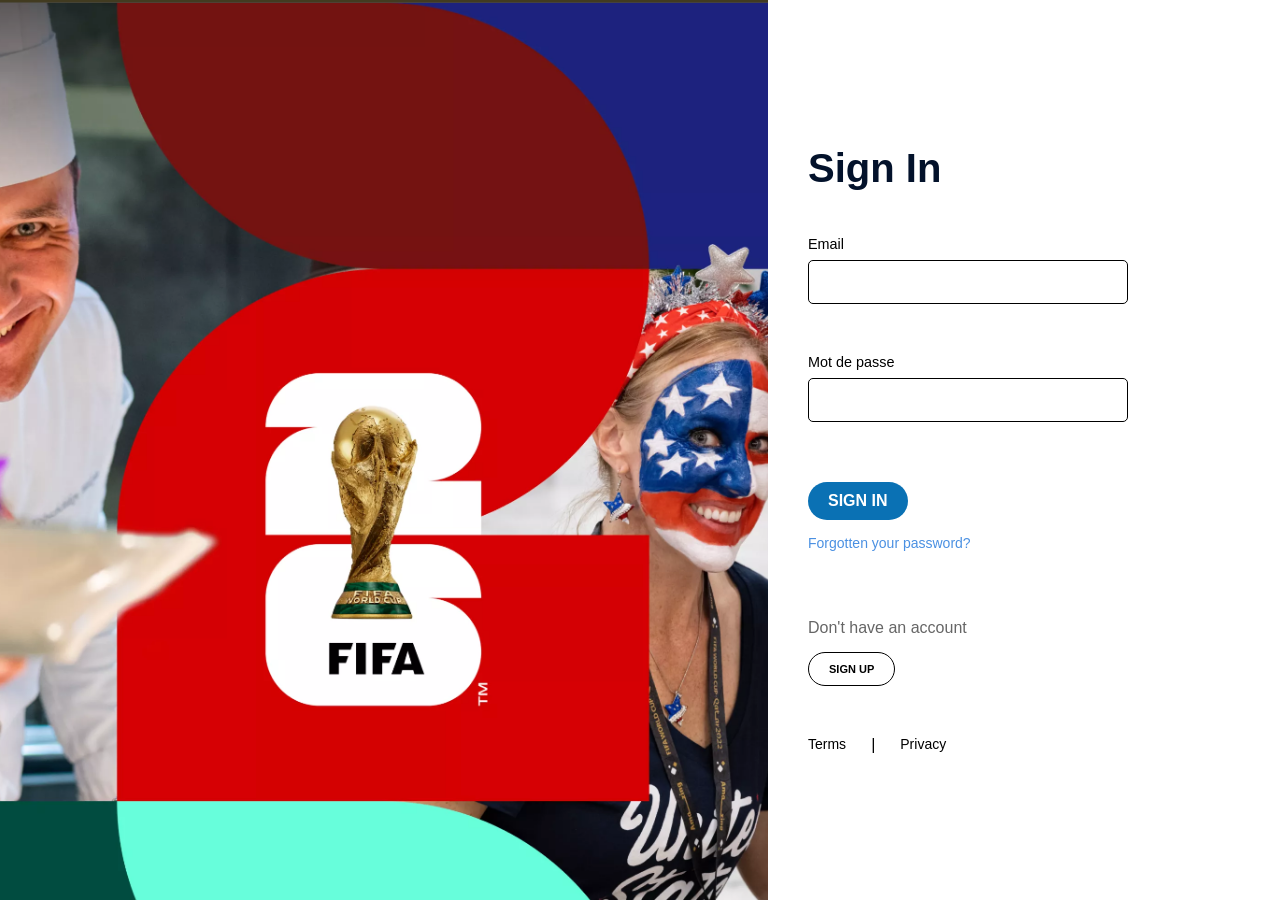
<file: signin.html>
<!DOCTYPE html>
<html lang="fr">
<head>
    <meta charset="UTF-8">
    <meta name="viewport" content="width=device-width, initial-scale=1.0">
    <title>FIFA Login</title>
    <link rel="stylesheet" href="signin.css">
</head>
<body>
    <div class="background-section"></div>
    
    <div class="form-section">
        <h2>Sign In</h2>
        
        <form>
            <div class="form-group">
                <label for="email">Email</label>
                <input type="email" id="email" placeholder="" required>
            </div>
            
            <div class="form-group">
                <label for="password">Mot de passe</label>
                <input type="password" id="password" placeholder="" required>
            </div>
            
            <button type="submit" class="btn">SIGN IN</button>
            <!--<a href="signup2.html" class="btn">SIGN IN</a>-->
            
            <div class="forgot-password">
                <label for="dialog-toggle" class="forgot-link">Forgotten your password?</label>
            </div>
        </form>
        
        <div class="signup-section">
            <p>Don't have an account</p>
            <a href="signup.html" class="btn-signup">SIGN UP</a>
        </div>
        <input type="checkbox" id="dialog-toggle">
    <div class="dialog-overlay">
        <div class="dialog">
            <h2>Forgotten your password?</h2>
            <p>Enter your email address below and click on 'SEND ME A LINK'. A link to change your password will be sent to you.</p>
            
            <div class="form-group">
                <label for="reset-email">Email</label>
                <input type="email" id="reset-email" placeholder="Votre adresse email" required>
            </div>
            
            <div class="dialog-buttons">
                <label for="dialog-toggle" class="btn-cancel">Cancel</label>
                <button type="button" class="btn-send">SEND ME A LINK</button>
            </div>
        </div>
    </div>
        <div class="footer">
            <a href="#">Terms</a>
            <span class="separator">|</span>
            <a href="#">Privacy</a>
        </div>
    </div>
    
</body>
</html>
</file>
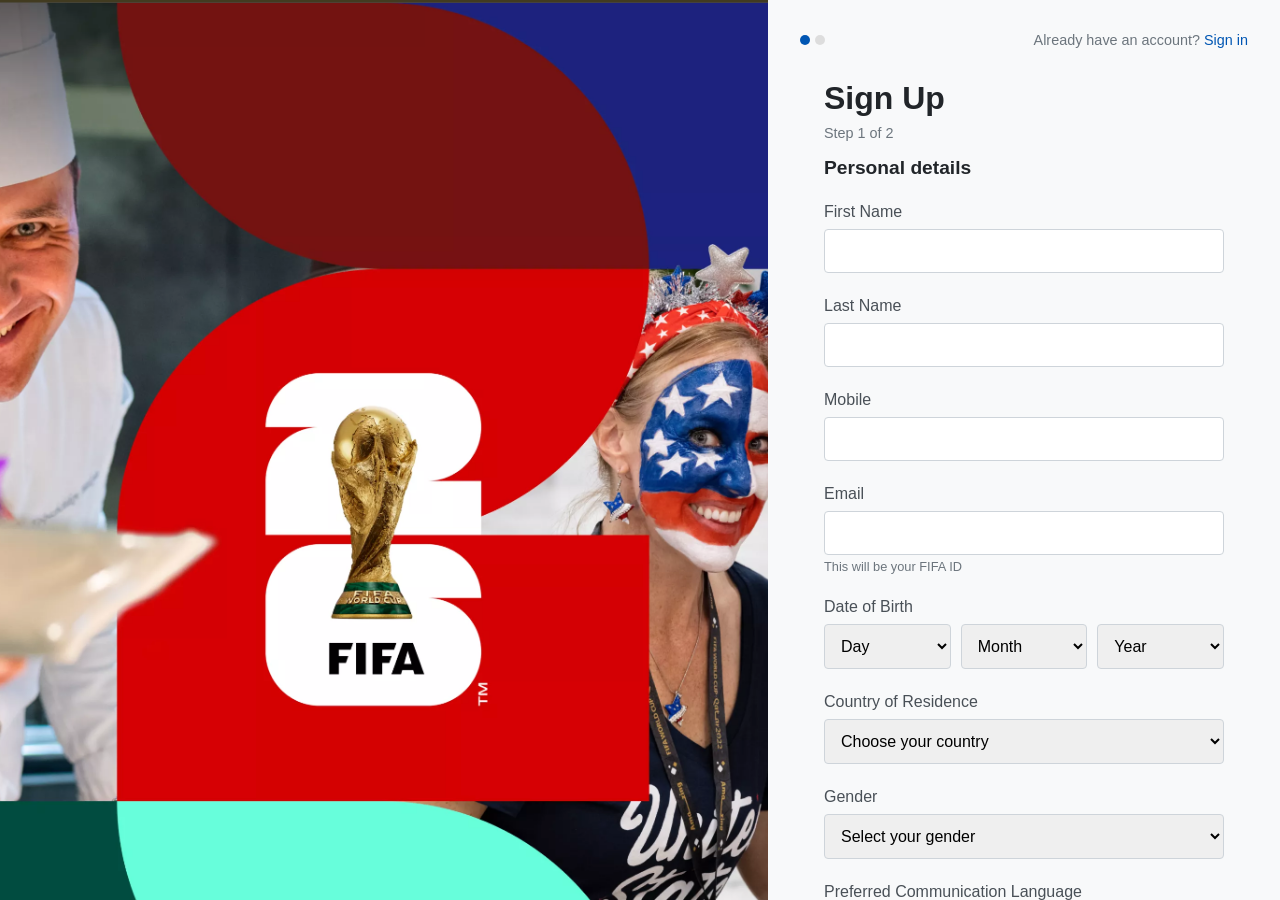
<file: signup.html>
<!DOCTYPE html>
<html lang="fr">
<head>
    <meta charset="UTF-8">
    <meta name="viewport" content="width=device-width, initial-scale=1.0">
    <title>Sign Up - FIFA</title>
    <link rel="stylesheet" href="signup.css">
</head>
<body>
    <!-- Section image -->
    <div class="image-section"></div>

    <!-- Section formulaire -->
    <div class="form-section">
        <!-- Header -->
        <div class="form-header">
            <div class="steps">
                <div class="step-dot active"></div>
                <div class="step-dot"></div>
            </div>
            <div class="account-link">
                Already have an account? <a href="signin.html">Sign in</a>
            </div>
        </div>

        <!-- Contenu principal -->
        <div class="form-content">
            <!-- Étape 1 -->
            <div class="form-step" id="step1">
                <h1 class="form-title">Sign Up</h1>
                <p class="step-indicator">Step 1 of 2</p>
                <h2 class="section-title">Personal details</h2>

                <form>
                    <div class="form-group">
                        <label for="firstName">First Name</label>
                        <input type="text" id="firstName" required>
                    </div>

                    <div class="form-group">
                        <label for="lastName">Last Name</label>
                        <input type="text" id="lastName" required>
                    </div>

                    <div class="form-group">
                        <label for="mobile">Mobile</label>
                        <input type="tel" id="mobile" required>
                    </div>

                    <div class="form-group">
                        <label for="email">Email</label>
                        <input type="email" id="email" required>
                        <p class="hint">This will be your FIFA ID</p>
                    </div>

                    <div class="form-group">
                        <label for="dateOfBirth">Date of Birth</label>
                        <div class="date-group">
                            <select id="day" required>
                                <option value="" disabled selected>Day</option>
                                <option value="1">1</option>
                                <option value="2">2</option>
                                <option value="3">3</option>
                                <option value="4">4</option>
                                <option value="5">5</option>
                                <option value="6">6</option>
                                <option value="7">7</option>
                                <option value="8">8</option>
                                <option value="9">9</option>
                                <option value="10">10</option>
                                <option value="11">11</option>
                                <option value="12">12</option>
                                <option value="13">13</option>
                                <option value="14">14</option>
                                <option value="15">15</option>
                                <option value="16">16</option>
                                <option value="17">17</option>
                                <option value="18">18</option>
                                <option value="19">19</option>
                                <option value="20">20</option>
                                <option value="21">21</option>
                                <option value="22">22</option>
                                <option value="23">23</option>
                                <option value="24">24</option>
                                <option value="25">25</option>
                                <option value="26">26</option>
                                <option value="27">27</option>
                                <option value="28">28</option>
                                <option value="29">29</option>
                                <option value="30">30</option>
                                <option value="31">31</option>
                            </select>
                            <select id="month" required>
                                <option value="" disabled selected>Month</option>
                                <option value="1">January</option>
                                <option value="2">February</option>
                                <option value="3">March</option>
                                <option value="4">April</option>
                                <option value="5">May</option>
                                <option value="6">June</option>
                                <option value="7">July</option>
                                <option value="8">August</option>
                                <option value="9">September</option>
                                <option value="10">October</option>
                                <option value="11">November</option>
                                <option value="12">December</option>
                            </select>
                            <select id="year" required>
                                <option value="" disabled selected>Year</option>
                                <option value="1990">1990</option>
                                <option value="1991">1991</option>
                                <option value="1992">1992</option>
                                <option value="1993">1993</option>
                                <option value="1994">1994</option>
                                <option value="1995">1995</option>
                                <option value="1996">1996</option>
                                <option value="1997">1997</option>
                                <option value="1998">1998</option>
                                <option value="1999">1999</option>
                                <option value="2000">2000</option>
                                <option value="2001">2001</option>
                                <option value="2002">2002</option>
                                <option value="2003">2003</option>
                                <option value="2004">2004</option>
                                <option value="2005">2005</option>
                                <option value="2006">2006</option>
                                <option value="2007">2007</option>
                                <option value="2008">2008</option>
                                <option value="2009">2009</option>
                                <option value="2010">2010</option>
                                <option value="2011">2011</option>
                                <option value="2012">2012</option>
                                <option value="2013">2013</option>
                                <option value="2014">2014</option>
                                <option value="2015">2015</option>
                                <option value="2016">2016</option>
                                <option value="2017">2017</option>
                                <option value="2018">2018</option>
                                <option value="2019">2019</option>
                                <option value="2020">2020</option>
                            </select>
                        </div>
                    </div>

                    <div class="form-group">
                        <label for="country">Country of Residence</label>
                        <select id="country" required>
                            <option value="" disabled selected>Choose your country</option>
                            <option value="Af">Afghanistan</option>
                            <option value="Al">Albania</option>
                            <option value="DZ">Algeria</option>
                            <option value="Ad">Andorra</option>
                            <option value="AO">Angola</option>
                            <option value="AI">Anguilla</option>
                            <option value="AQ">Antarctica</option>
                            <option value="AR">Argentina</option>
                            <option value="AM">Armenia</option>
                            <option value="AW">Aruba</option>
                            <option value="AU">Australia</option>
                            <option value="AT">Austria</option>
                            <option value="AZ">Azerbaijan</option>
                            <option value="BS">Bahamas</option>
                            <option value="BH">Bahrain</option>
                            <option value="BD">Bangladesh</option>
                            <option value="BE">Belgium</option>
                            <option value="BJ">Benin</option>
                            <option value="BO">Bolivia</option>
                            <option value="BW">Botswana</option>
                            <option value="BR">Brazil</option>
                            <option value="BG">Bulgaria</option>
                            <option value="BF">Burkina Faso</option>
                            <option value="BI">Burundi</option>
                            <option value="CM">Cameroon</option>
                            <option value="CA">Canada</option>
                            <option value="CV">Cape Verde</option>
                            <option value="CF">Central African Republic</option>
                            <option value="TD">Chad</option>
                            <option value="CL">Chile</option>
                            <option value="CN">China</option>
                            <option value="CO">Colombia</option>
                            <option value="KM">Comoros</option>
                            <option value="CG">Congo - Brazzaville</option>
                            <option value="CD">Congo - Kinshasa</option>
                            <option value="CR">Costa Rica</option>
                            <option value="CI">Côte d’Ivoire</option>
                            <option value="HR">Croatia</option>
                            <option value="CU">Cuba</option>
                            <option value="CY">Cyprus</option>
                            <option value="DK">Denmark</option>
                            <option value="DJ">Djibouti</option>
                            <option value="DO">Dominican Republic</option>
                            <option value="EG">Egypt</option>
                            <option value="GQ">Equatorial Guinea</option>
                            <option value="ER">Eritrea</option>
                            <option value="EE">Estonia</option>
                            <option value="SZ">Eswatini</option>
                            <option value="ET">Ethiopia</option>
                            <option value="FI">Finland</option>
                            <option value="FR">France</option>
                            <option value="GA">Gabon</option>
                            <option value="GM">Gambia</option>
                            <option value="GE">Georgia</option>
                            <option value="DE">Germany</option>
                            <option value="GH">Ghana</option>
                            <option value="GR">Greece</option>
                            <option value="GN">Guinea</option>
                            <option value="GW">Guinea-Bissau</option>
                            <option value="HT">Haiti</option>
                            <option value="HK">Hong Kong</option>
                            <option value="IN">India</option>
                            <option value="ID">Indonesia</option>
                            <option value="IR">Iran</option>
                            <option value="IQ">Iraq</option>
                            <option value="IE">Ireland</option>
                            <option value="IL">Israel</option>
                            <option value="IT">Italy</option>
                            <option value="JM">Jamaica</option>
                            <option value="JP">Japan</option>
                            <option value="JO">Jordan</option>
                            <option value="KZ">Kazakhstan</option>
                            <option value="KE">Kenya</option>
                            <option value="KG">Kyrgyzstan</option>
                            <option value="LS">Lesotho</option>
                            <option value="LR">Liberia</option>
                            <option value="LY">Libya</option>
                            <option value="LU">Luxembourg</option>
                            <option value="MG">Madagascar</option>
                            <option value="MW">Malawi</option>
                            <option value="ML">Mali</option>
                            <option value="MR">Mauritania</option>
                            <option value="MX">Mexico</option>
                            <option value="MA">Morocco</option>
                            <option value="MZ">Mozambique</option>
                            <option value="NA">Namibia</option>
                            <option value="NP">Nepal</option>
                            <option value="NL">Netherlands</option>
                            <option value="NZ">New Zealand</option>
                            <option value="NE">Niger</option>
                            <option value="NG">Nigeria</option>
                            <option value="KP">North Korea</option>
                            <option value="NO">Norway</option>
                            <option value="OM">Oman</option>
                            <option value="PK">Pakistan</option>
                            <option value="PS">Palestinian Territories</option>
                            <option value="PY">Paraguay</option>
                            <option value="PE">Peru</option>
                            <option value="PH">Philippines</option>
                            <option value="PL">Poland</option>
                            <option value="PT">Portugal</option>
                            <option value="PR">Puerto Rico</option>
                            <option value="QA">Qatar</option>
                            <option value="RU">Russia</option>
                            <option value="RW">Rwanda</option>
                            <option value="ST">São Tomé and Príncipe</option>
                            <option value="SA">Saudi Arabia</option>
                            <option value="SN">Senegal</option>
                            <option value="RS">Serbia</option>
                            <option value="SC">Seychelles</option>
                            <option value="SL">Sierra Leone</option>
                            <option value="SG">Singapore</option>
                            <option value="SX">Sint Maarten</option>
                            <option value="SK">Slovakia</option>
                            <option value="SI">Slovenia</option>
                            <option value="SO">Somalia</option>
                            <option value="ZA">South Africa</option>
                            <option value="KR">South Korea</option>
                            <option value="SS">South Sudan</option>
                            <option value="ES">Spain</option>
                            <option value="SD">Sudan</option>
                            <option value="SE">Sweden</option>
                            <option value="CH">Switzerland</option>
                            <option value="SY">Syria</option>
                            <option value="TW">Taiwan</option>
                            <option value="TJ">Tajikistan</option>
                            <option value="TZ">Tanzania</option>
                            <option value="TH">Thailand</option>
                            <option value="TG">Togo</option>
                            <option value="TN">Tunisia</option>
                            <option value="TR">Turkey</option>
                            <option value="TM">Turkmenistan</option>
                            <option value="UG">Uganda</option>
                            <option value="UA">Ukraine</option>
                            <option value="AE">United Arab Emirates</option>
                            <option value="GB">United Kingdom</option>
                            <option value="US">United States</option>
                            <option value="UY">Uruguay</option>
                            <option value="UZ">Uzbekistan</option>
                            <option value="VE">Venezuela</option>
                            <option value="VN">Vietnam</option>
                            <option value="YE">Yemen</option>
                            <option value="ZM">Zambia</option>
                            <option value="ZW">Zimbabwe</option>
                        </select>
                    </div>

                    <div class="form-group">
                        <label for="gender">Gender</label>
                        <select id="gender" required>
                            <option value="" disabled selected>Select your gender</option>
                            <option value="male">Male</option>
                            <option value="female">Female</option>
                            <option value="other">Other</option>
                        </select>
                    </div>

                    <div class="form-group">
                        <label for="language">Preferred Communication Language</label>
                        <select id="language" required>
                            <option value="" disabled selected>Choose language</option>
                            <option value="en">English</option>
                            <option value="fr">French</option>
                            <option value="es">Spanish</option>
                            <option value="de">German</option>
                            <option value="it">Italian</option>
                            <option value="ar">Arabic</option>
                        </select>
                    </div>

                    <a href="signup2.html" class="btn">CONTINUE</a>
                </form>

                <div class="form-footer">
                    <a href="#">Terms</a> <span class="separator">|</span> <a href="#">Privacy</a>
                </div>
            </div>
        </div>
    </div>
</body>
</html>
</file>
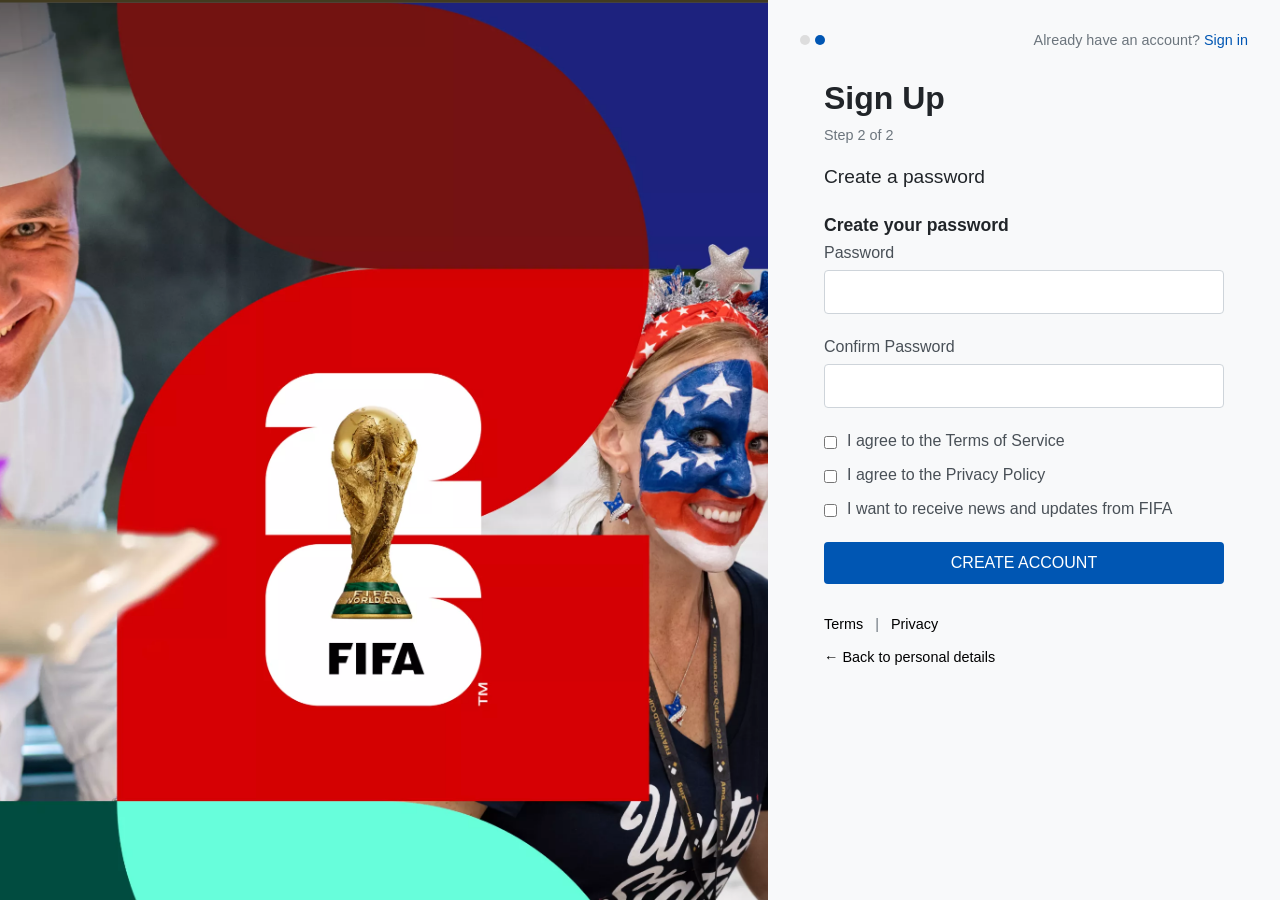
<file: signup2.html>
<!DOCTYPE html>
<html lang="fr">
<head>
    <meta charset="UTF-8">
    <meta name="viewport" content="width=device-width, initial-scale=1.0">
    <title>Sign Up - FIFA</title>
    <link rel="stylesheet" href="signup2.css">
</head>
<body>
    <!-- Section image -->
    <div class="image-section"></div>

    <!-- Section formulaire -->
    <div class="form-section">
        <!-- Header -->
        <div class="form-header">
            <div class="steps">
                <div class="step-dot"></div>
                <div class="step-dot active"></div>
            </div>
            <div class="account-link">
                Already have an account? <a href="signin.html">Sign in</a>
            </div>
        </div>

        <!-- Contenu principal -->
        <div class="form-content">
            <h1 class="form-title">Sign Up</h1>
            <p class="step-indicator">Step 2 of 2</p>
            <p class="section-title">Create a password</p>

            <form action="success.html" method="POST">
                <h3>Create your password</h3>

                <div class="form-group">
                    <label for="password">Password</label>
                    <input type="password" id="password" name="password" required>
                </div>

                <div class="form-group">
                    <label for="confirmPassword">Confirm Password</label>
                    <input type="password" id="confirmPassword" name="confirmPassword" required>
                </div>

                <div class="checkbox-group">
                    <div class="checkbox-item">
                        <input type="checkbox" id="terms" name="terms" required>
                        <label for="terms">I agree to the Terms of Service</label>
                    </div>
                    <div class="checkbox-item">
                        <input type="checkbox" id="privacy" name="privacy" required>
                        <label for="privacy">I agree to the Privacy Policy</label>
                    </div>
                    <div class="checkbox-item">
                        <input type="checkbox" id="newsletter" name="newsletter">
                        <label for="newsletter">I want to receive news and updates from FIFA</label>
                    </div>
                </div>

                <button type="submit" class="btn">CREATE ACCOUNT</button>
            </form>

            <div class="form-footer">
                <a href="#">Terms</a> <span class="separator">|</span> <a href="#">Privacy</a>
            </div>

            <div class="back-link">
                <a href="signup.html">← Back to personal details</a>
            </div>
        </div>
    </div>
</body>
</html>
</file>
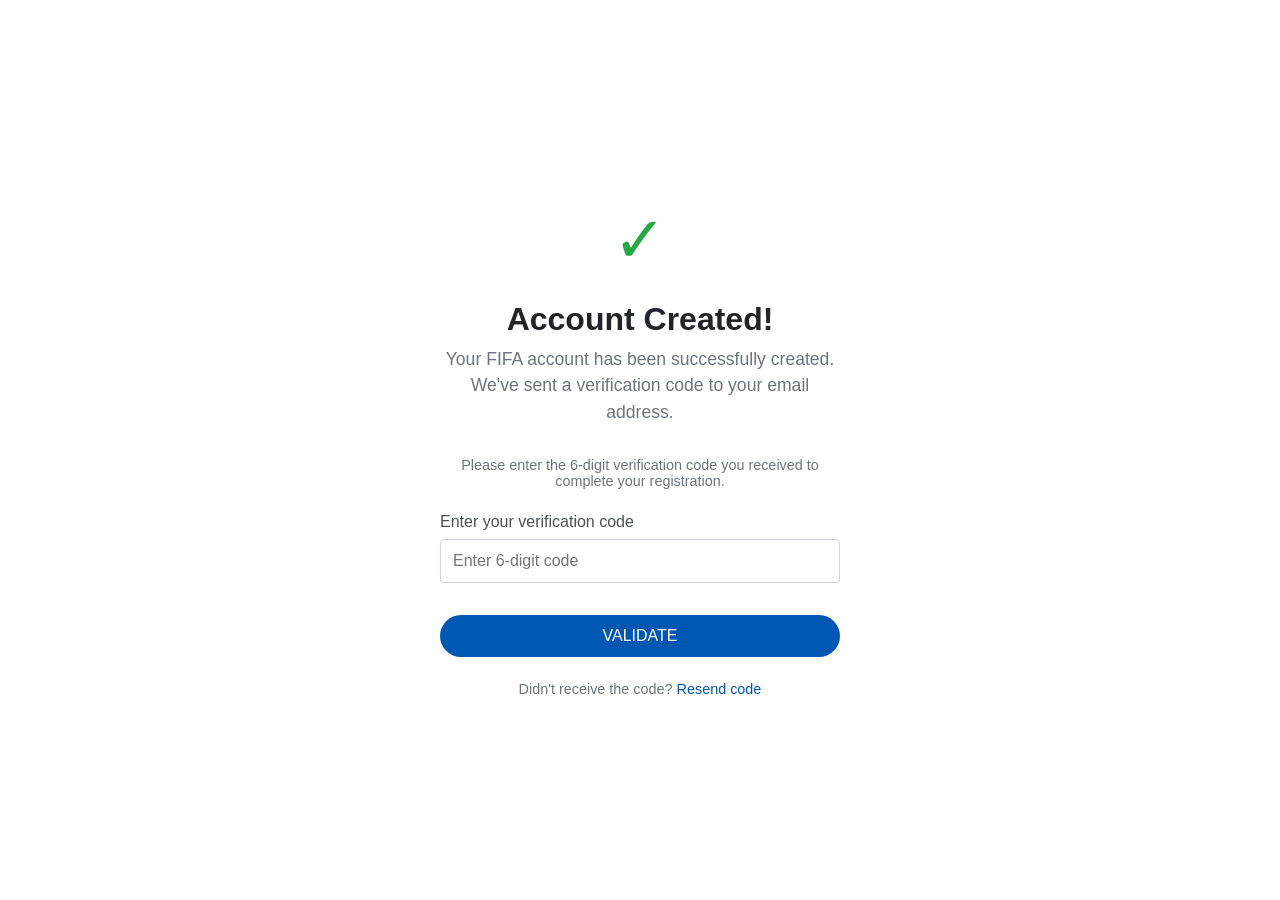
<file: succes.html>
<!DOCTYPE html>
<html lang="fr">
<head>
    <meta charset="UTF-8">
    <meta name="viewport" content="width=device-width, initial-scale=1.0">
    <title>Code Validation - FIFA</title>
    <link rel="stylesheet" href="succes.css">
</head>
<body>
    <!-- Section image -->
    <div class="image-section"></div>

    <!-- Section formulaire -->
    <div class="form-section">
        <div class="form-content">
            <div class="success-icon">✓</div>
            <h1 class="form-title">Account Created!</h1>
            <p class="success-message">
                Your FIFA account has been successfully created. 
                We've sent a verification code to your email address.
            </p>
            
            <p class="code-instructions">
                Please enter the 6-digit verification code you received to complete your registration.
            </p>

            <form action="shopping.html" method="GET">
                <div class="form-group">
                    <label for="verificationCode">Enter your verification code</label>
                    <input 
                        type="text" 
                        id="verificationCode" 
                        name="code" 
                        placeholder="Enter 6-digit code" 
                        maxlength="6"
                        pattern="[0-9]{6}"
                        title="Please enter a 6-digit code"
                        required
                    >
                </div>

                <button type="submit" class="btn">VALIDATE</button>
            </form>

            <div class="resend-link">
                Didn't receive the code? <a href="#">Resend code</a>
            </div>
        </div>
    </div>
</body>
</html>
</file>
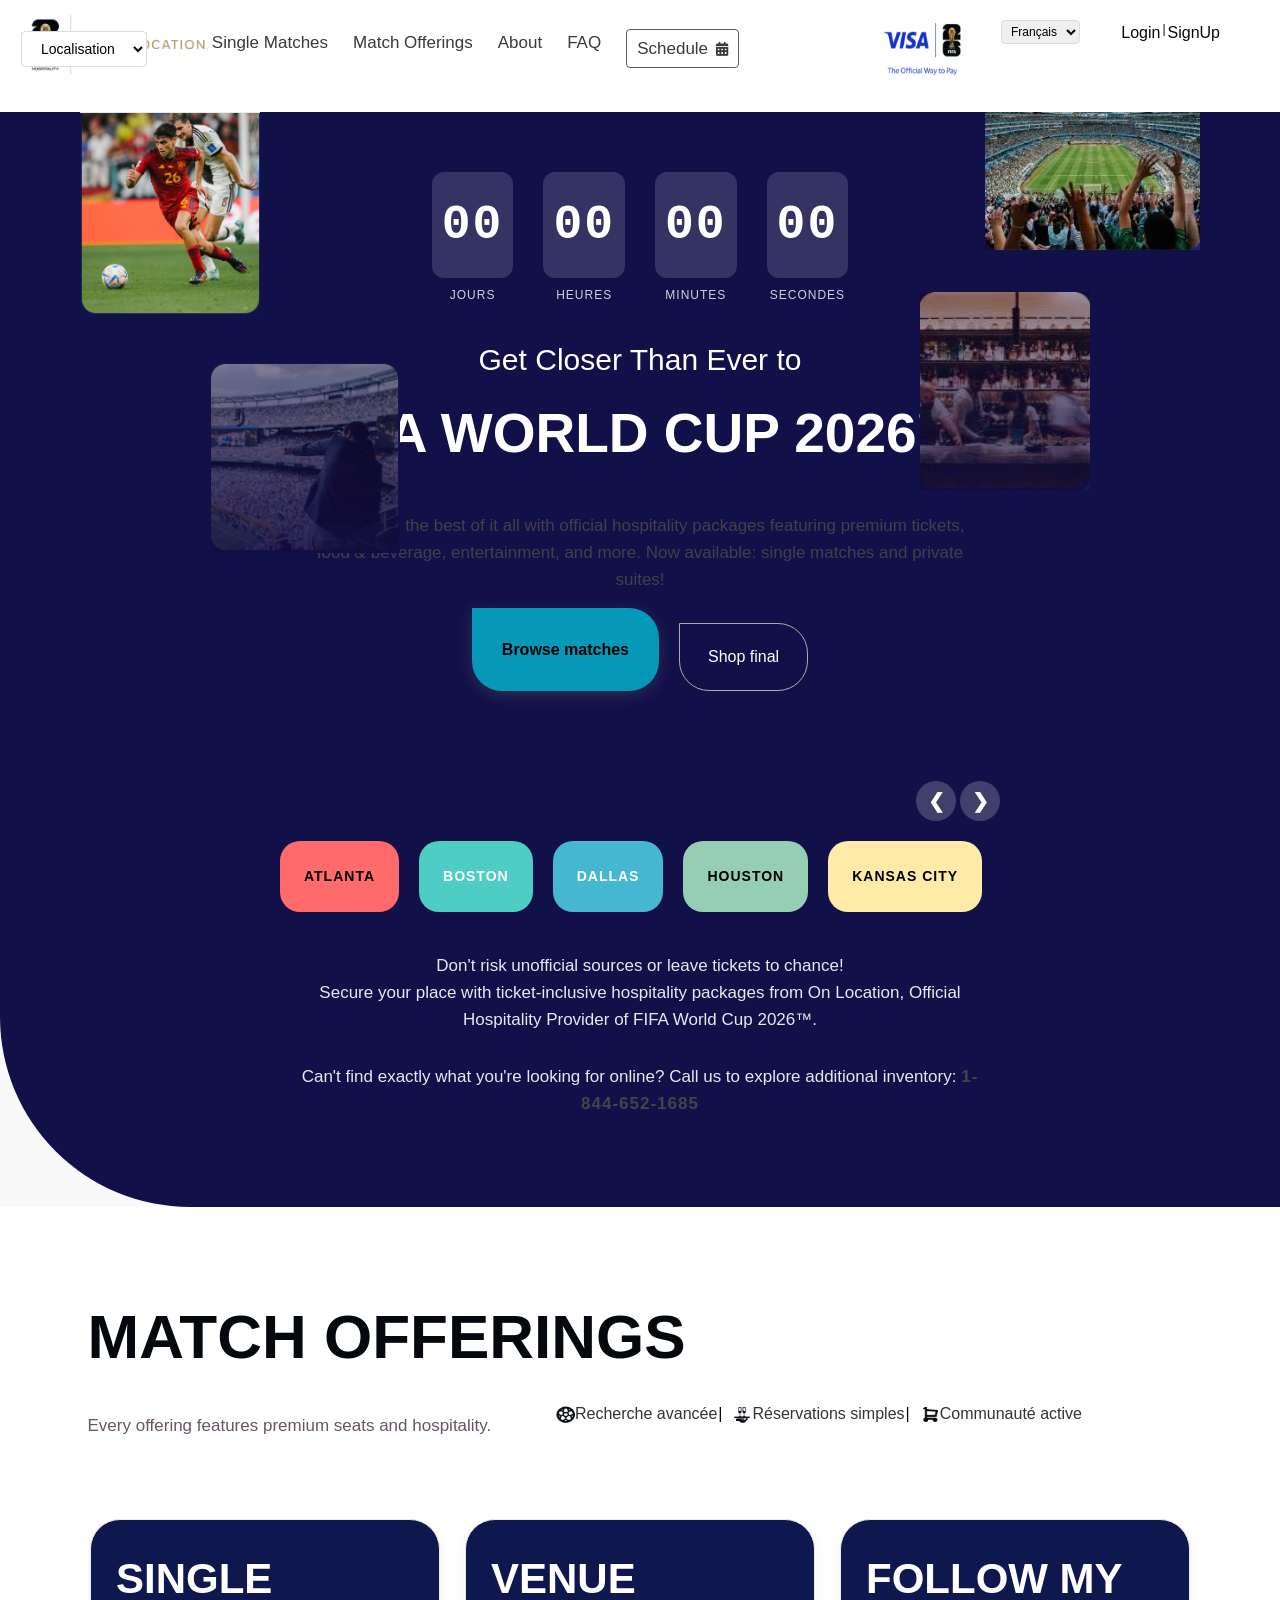
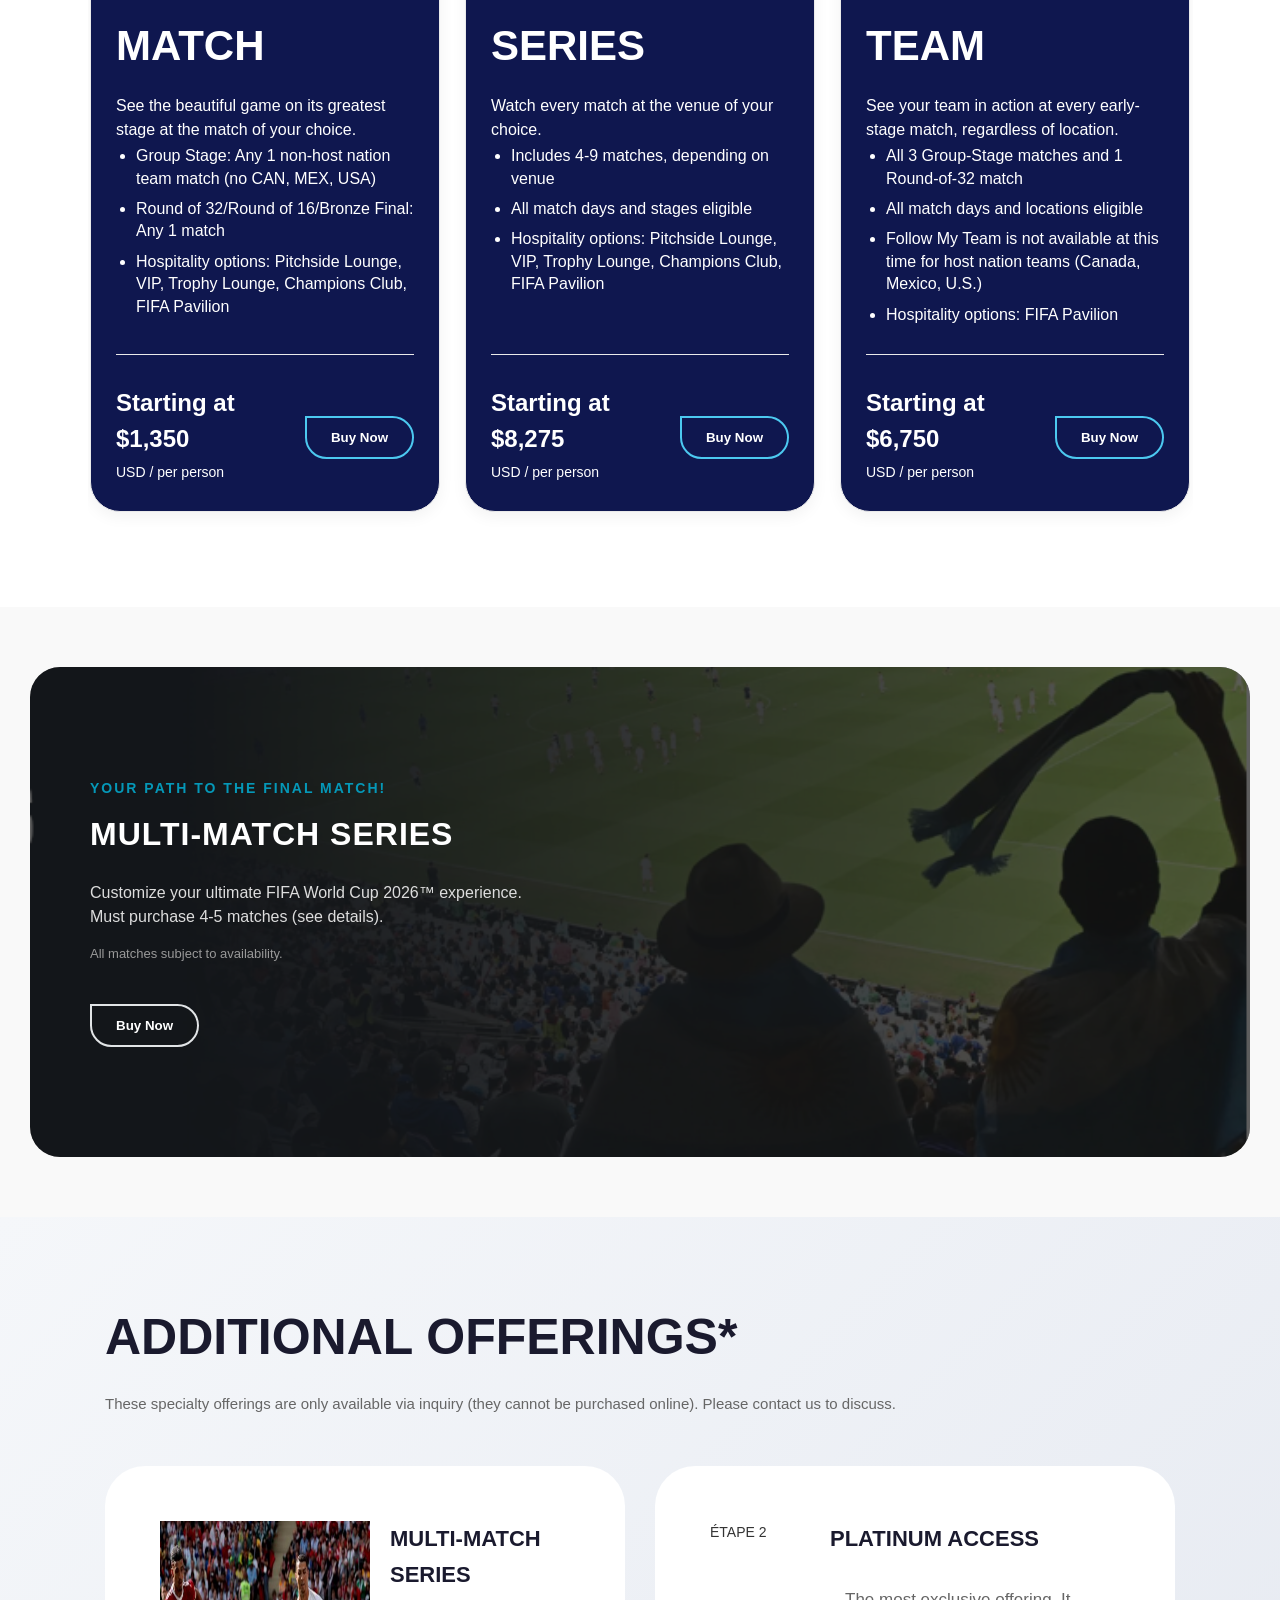
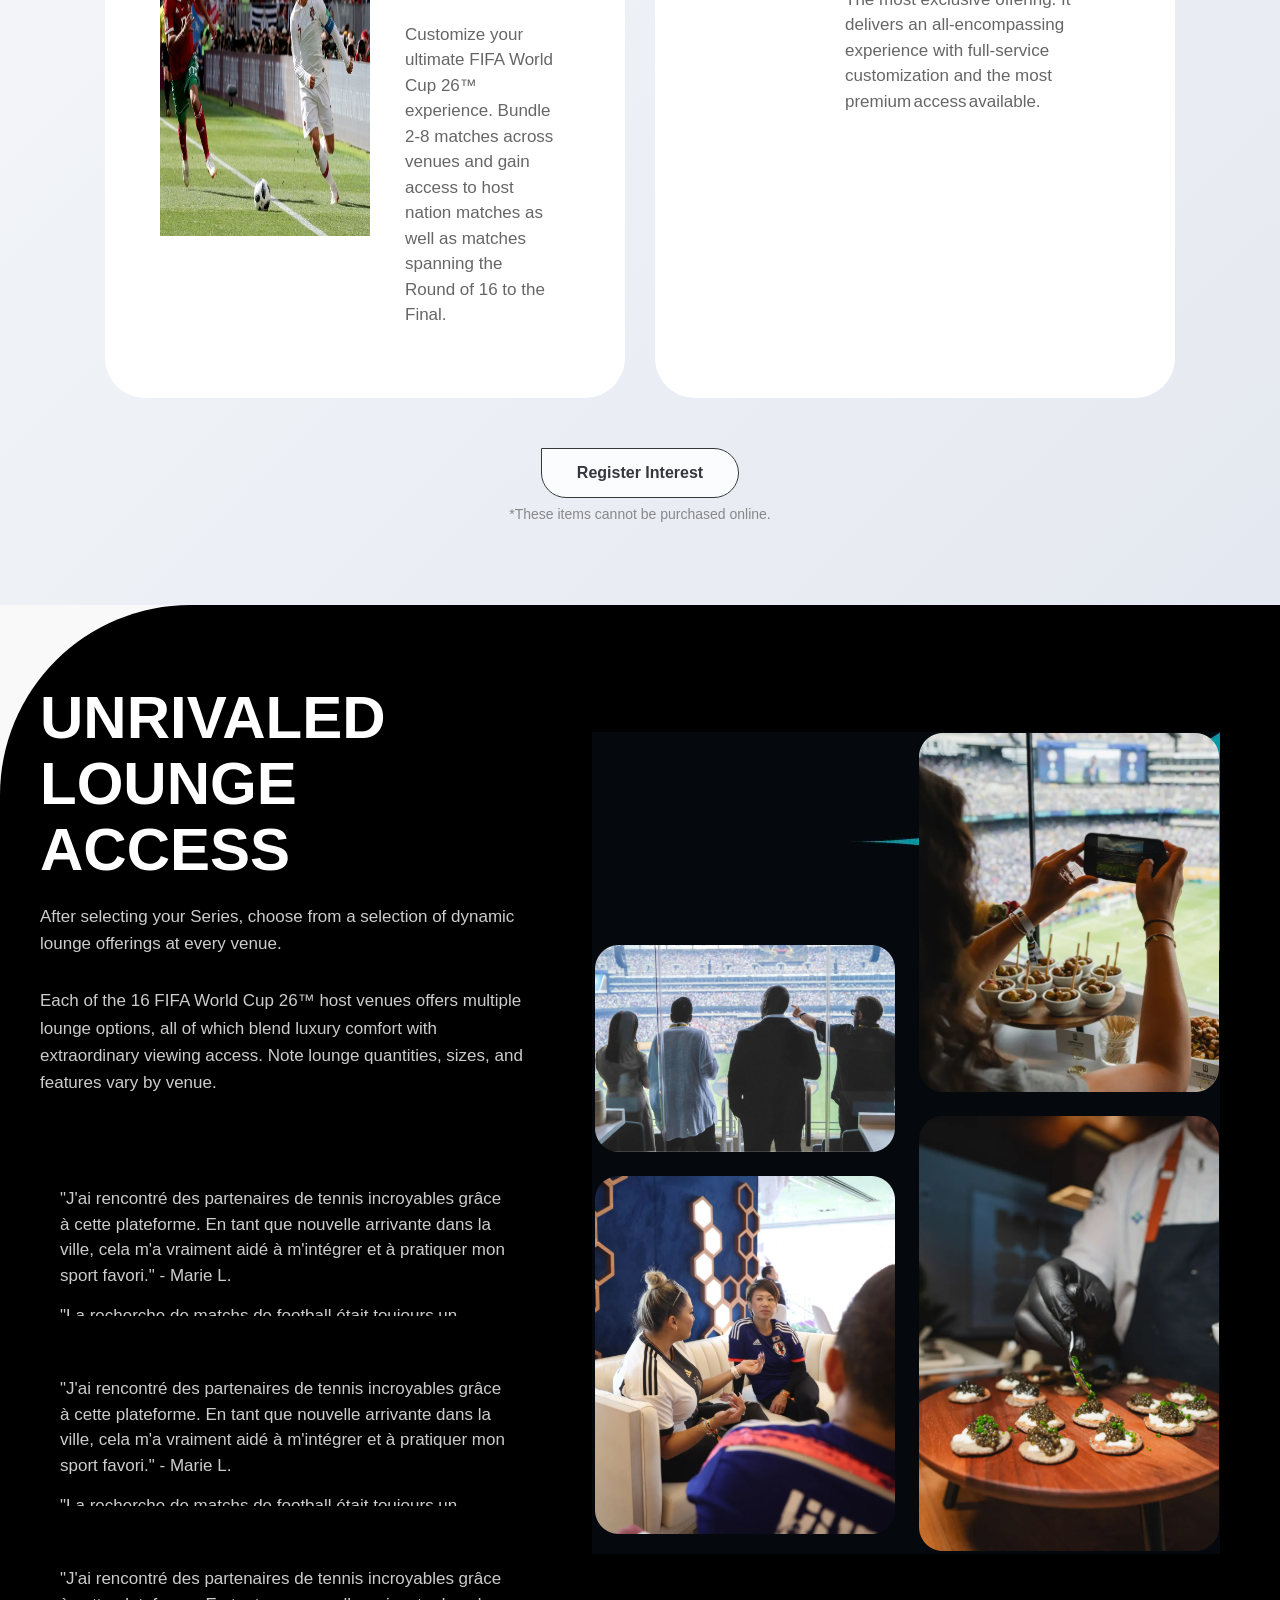
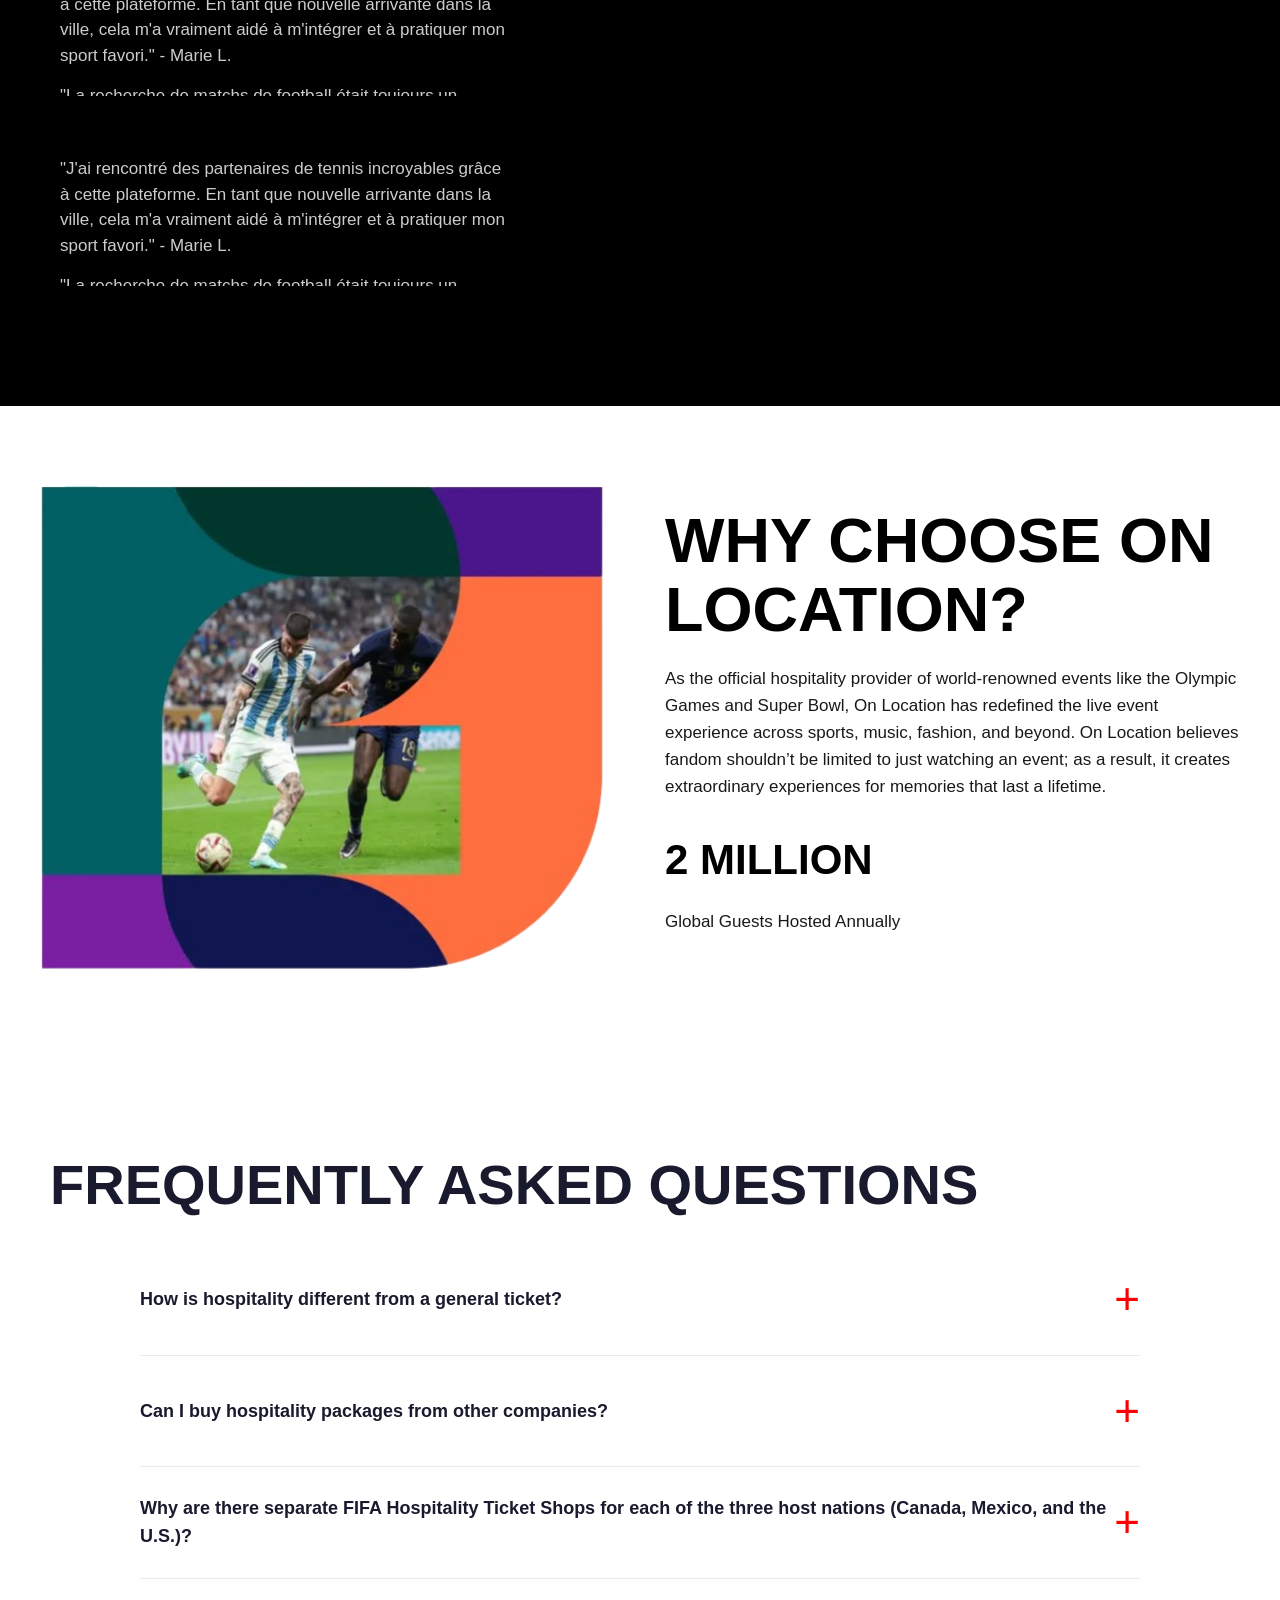
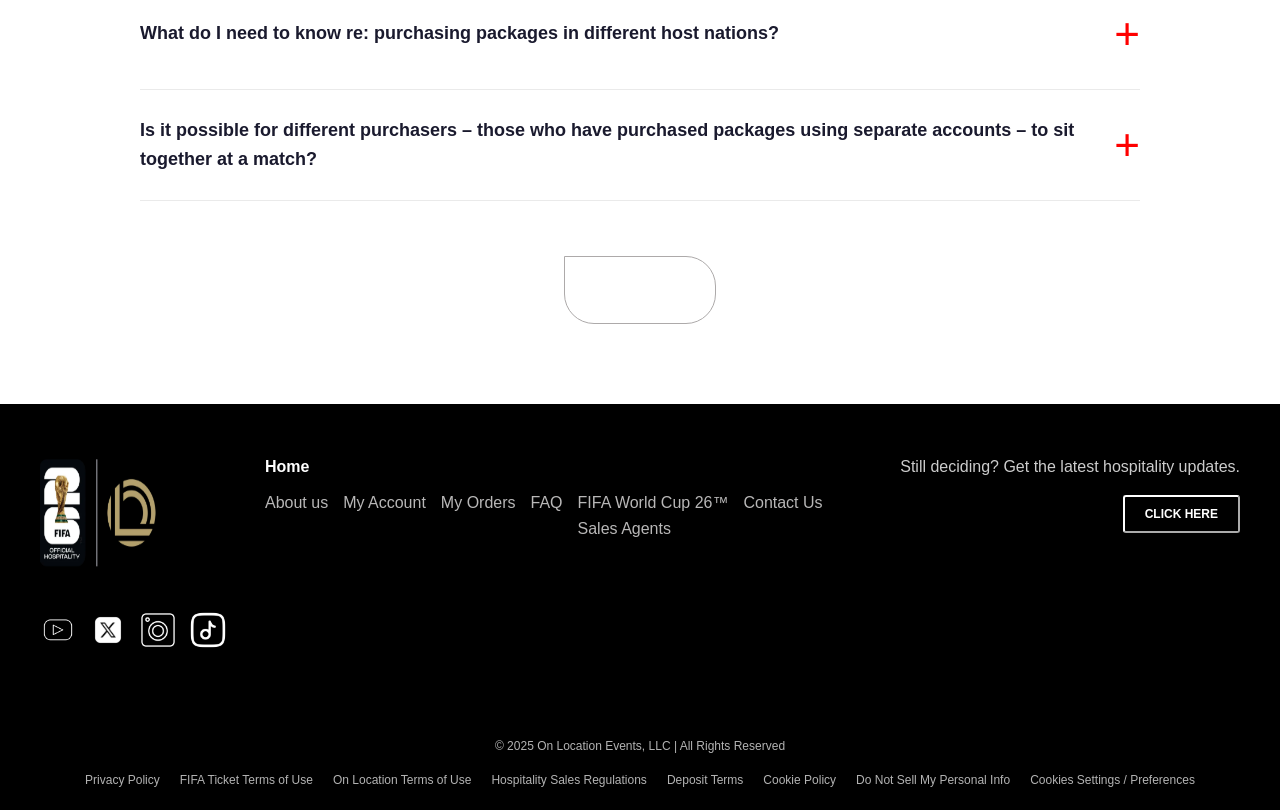
<file: fifa_hospitality/hospitality.html>
<!DOCTYPE html>
<html lang="fr">
<head>
    <meta charset="UTF-8">
    <meta name="viewport" content="width=device-width, initial-scale=1.0">
    <title>Site de Matchs - HTML/CSS uniquement</title>
    <link rel="stylesheet" href="https://cdnjs.cloudflare.com/ajax/libs/font-awesome/6.5.1/css/all.min.css">
    <link rel="stylesheet" href="hospitality.css">
</head>
<body>
    
    <!-- Header-->
    <header>
    <div class="header-top">
        <div class="logos">
            <img src="Icones_site2/hospitality_logo.png" style="height: 60px; width: 180px;">
        </div>
        
        <div class="location-selector">
            <select>
                <option>Localisation</option>
                <option>Paris</option>
                <option>Lyon</option>
                <option>Marseille</option>
            </select>
        </div>
        
        <nav class="main-nav">
            <a href="../singles_matches/singles.html">Single Matches</a>
            <a href="#section-2-container">Match Offerings</a>
            <a href="#section-4-container">About</a>
            <a href="#section-6-container">FAQ</a>
            <a href="#Schedule">
                Schedule <i class="fas fa-calendar-alt"></i>
            </a>
        </nav>
        
        <div class="user-section">
            <img src="Icones_site2/left_image.png" style="height: 65px; width: 90px;">
        </div>
    </div>
    
    <div class="header-bottom">
        <div class="language-selector">
            <select>
                <option>Français</option>
                <option>English</option>
                <option>Español</option>
            </select>
        </div>
        <div class="auth-links">
                <a href="../signin.html" class="signin">Login</a>
                <span class="separator">|</span>
                <a href="../signup.html" class="signup">SignUp</a>
        </div>
    </div>
</header>

    <!-- Section 1 -->
    <section class="section-1" id="section-1">
              <!-- Première ligne d'images (tout en haut) -->
                <img src="Icones_site2/image-left.png" class="corner-image top-left-1">
                <img src="Icones_site2/right_enhaut.png" class="corner-image top-right-1">
                
                <!-- Deuxième ligne d'images (plus bas, mais toujours en haut) -->
                <img src="Icones_site2/left_en bas.png" alt="Image haut gauche niveau 2" class="corner-image top-left-2">
                <img src="Icones_site2/right_enbas.png" alt="Image haut droit niveau 2" class="corner-image top-right-2">
    
    <div class="content">
        <div class="text-content">
            <!-- Compte à rebours -->
            <div class="countdown-container">
                <div class="countdown-timer">
                    <div class="countdown-block">
                        <span class="countdown-number" id="days">00</span>
                        <span class="countdown-label">Jours</span>
                    </div>
                    <div class="countdown-block">
                        <span class="countdown-number" id="hours">00</span>
                        <span class="countdown-label">Heures</span>
                    </div>
                    <div class="countdown-block">
                        <span class="countdown-number" id="minutes">00</span>
                        <span class="countdown-label">Minutes</span>
                    </div>
                    <div class="countdown-block">
                        <span class="countdown-number" id="seconds">00</span>
                        <span class="countdown-label">Secondes</span>
                    </div>
                </div>
            </div>
            <h4>Get Closer Than Ever to</h4>
            <h1>FIFA WORLD CUP 2026™</h1>
            <p>Experience the best of it all with official hospitality packages featuring premium tickets, food & beverage, entertainment, and more. Now available: single matches and private suites!</p>
            <div class="buttons">
                <button class="btn-primary">Browse matches</button>
                <button class="btn-secondary">Shop final</button>
            </div>
        </div>

       <!-- Carrousel Villes -->
        <div class="cities-carousel-container">
            <!-- Conteneur des flèches au-dessus à droite -->
            <div class="carousel-nav-container">
                <button class="carousel-nav prev-btn" id="prevCityBtn">
                    ❮
                </button>
                <button class="carousel-nav next-btn" id="nextCityBtn">
                    ❯
                </button>
            </div>
            
            <!-- Wrapper du carrousel -->
            <div class="cities-carousel-wrapper">
                <div class="cities-carousel" id="citiesCarousel">
                    <div class="city-item" style="background-color: #FF6B6B; color: #000000;">ATLANTA</div>
                    <div class="city-item" style="background-color: #4ECDC4; color: #ffffff;">BOSTON</div>
                    <div class="city-item" style="background-color: #45B7D1; color: #ffffff;">DALLAS</div>
                    <div class="city-item" style="background-color: #96CEB4; color: #000000;">HOUSTON</div>
                    <div class="city-item" style="background-color: #FFEAA7; color: #000000;">KANSAS CITY</div>
                    <div class="city-item" style="background-color: #DDA0DD; color: #000000;">LOS ANGELES</div>
                    <div class="city-item" style="background-color: #98D8C8; color: #000000;">MIAMI</div>
                    <div class="city-item" style="background-color: #F7DC6F; color: #000000;">NEW YORK</div>
                    <div class="city-item" style="background-color: #E8A0BF; color: #ffffff;">NEW JERSEY</div>
                    <div class="city-item" style="background-color: #BAE1FF; color: #ffffff;">PHILADELPHIA</div>
                    <div class="city-item" style="background-color: #FFB347; color: #ffffff;">SAN FRANCISCO</div>
                    <div class="city-item" style="background-color: #77DD77; color: #ffffff;">SEATTLE</div>
                    <div class="city-item" style="background-color: #AEC6CF; color: #ffffff;">TORONTO</div>
                    <div class="city-item" style="background-color: #FFB7B2; color: #ffffff;">VANCOUVER</div>
                    <div class="city-item" style="background-color: #C3B1E1; color: #ffffff;">MEXICO CITY</div>
                    <div class="city-item" style="background-color: #FFD1DC; color: #ffffff;">GUADALAJARA</div>
                    <div class="city-item" style="background-color: #9AD0F5; color: #000000;">MONTERREY</div>
                </div>
            </div>
        </div>

        <!-- Texte d'avertissement et contact -->
        <div class="warning-text-container">
            <p class="warning-text">
                Don't risk unofficial sources or leave tickets to chance!<br>
                Secure your place with ticket-inclusive hospitality packages from On Location, Official Hospitality Provider of FIFA World Cup 2026™.
            </p>
            <p class="contact-text">
                Can't find exactly what you're looking for online? Call us to explore additional inventory: <span class="phone-number">1-844-652-1685</span>
            </p>
        </div>

        <script>
    // Date de l'événement (modifiez selon vos besoins)
    // Format: Année, Mois (0-11), Jour, Heure, Minute, Seconde
    const eventDate = new Date(2026, 5, 11, 0, 0, 0); // 11 juin 2026
    
        function updateCountdown() {
            const now = new Date();
            const difference = eventDate - now;
            
            if (difference <= 0) {
                document.getElementById('days').textContent = '00';
                document.getElementById('hours').textContent = '00';
                document.getElementById('minutes').textContent = '00';
                document.getElementById('seconds').textContent = '00';
                return;
            }
            
            const days = Math.floor(difference / (1000 * 60 * 60 * 24));
            const hours = Math.floor((difference % (1000 * 60 * 60 * 24)) / (1000 * 60 * 60));
            const minutes = Math.floor((difference % (1000 * 60 * 60)) / (1000 * 60));
            const seconds = Math.floor((difference % (1000 * 60)) / 1000);
            
            document.getElementById('days').textContent = days.toString().padStart(2, '0');
            document.getElementById('hours').textContent = hours.toString().padStart(2, '0');
            document.getElementById('minutes').textContent = minutes.toString().padStart(2, '0');
            document.getElementById('seconds').textContent = seconds.toString().padStart(2, '0');
        }
        
        // Mise à jour toutes les secondes
        updateCountdown();
        setInterval(updateCountdown, 1000);

        // Carrousel des villes
document.addEventListener('DOMContentLoaded', function() {
    const carousel = document.getElementById('citiesCarousel');
    const prevBtn = document.getElementById('prevCityBtn');
    const nextBtn = document.getElementById('nextCityBtn');
    const dotsContainer = document.getElementById('carouselDots');
    
    if (!carousel) return;
    
    const cityItems = document.querySelectorAll('.city-item');
    const itemsPerView = window.innerWidth < 768 ? 2 : (window.innerWidth < 1024 ? 4 : 6);
    let currentIndex = 0;
    let startX = 0;
    let isDragging = false;
    
    // Calculer la largeur d'un élément
    function getItemWidth() {
        const firstItem = cityItems[0];
        if (!firstItem) return 200;
        const style = getComputedStyle(firstItem);
        const width = firstItem.offsetWidth;
        const gap = 30; // gap entre les éléments
        return width + gap;
    }
    
    // Mettre à jour le carrousel
    function updateCarousel() {
        const itemWidth = getItemWidth();
        const maxIndex = Math.max(0, cityItems.length - itemsPerView);
        if (currentIndex > maxIndex) currentIndex = maxIndex;
        if (currentIndex < 0) currentIndex = 0;
        const translateX = -currentIndex * itemWidth;
        carousel.style.transform = `translateX(${translateX}px)`;
        updateDots();
    }
    
    // Créer les indicateurs (dots)
    function createDots() {
        if (!dotsContainer) return;
        const totalDots = Math.ceil(cityItems.length / itemsPerView);
        dotsContainer.innerHTML = '';
        for (let i = 0; i < totalDots; i++) {
            const dot = document.createElement('div');
            dot.classList.add('dot');
            dot.addEventListener('click', () => {
                currentIndex = i * itemsPerView;
                updateCarousel();
            });
            dotsContainer.appendChild(dot);
        }
        updateDots();
    }
    
    function updateDots() {
        if (!dotsContainer) return;
        const dots = document.querySelectorAll('.dot');
        const activeDotIndex = Math.floor(currentIndex / itemsPerView);
        dots.forEach((dot, index) => {
            if (index === activeDotIndex) {
                dot.classList.add('active');
            } else {
                dot.classList.remove('active');
            }
        });
    }
    
    // Navigation
    if (prevBtn) {
        prevBtn.addEventListener('click', () => {
            currentIndex--;
            updateCarousel();
        });
    }
    
    if (nextBtn) {
        nextBtn.addEventListener('click', () => {
            currentIndex++;
            updateCarousel();
        });
    }
    
    // Swipe (drag) pour mobile
    carousel.addEventListener('mousedown', (e) => {
        isDragging = true;
        startX = e.pageX;
        carousel.style.cursor = 'grabbing';
    });
    
    window.addEventListener('mouseup', () => {
        isDragging = false;
        carousel.style.cursor = 'grab';
    });
    
    carousel.addEventListener('mousemove', (e) => {
        if (!isDragging) return;
        const diff = e.pageX - startX;
        if (Math.abs(diff) > 50) {
            if (diff > 0) {
                currentIndex--;
            } else {
                currentIndex++;
            }
            updateCarousel();
            isDragging = false;
        }
    });
    
    // Touch events pour mobile
    let touchStartX = 0;
    carousel.addEventListener('touchstart', (e) => {
        touchStartX = e.touches[0].clientX;
    });
    
    carousel.addEventListener('touchend', (e) => {
        const touchEndX = e.changedTouches[0].clientX;
        const diff = touchEndX - touchStartX;
        if (Math.abs(diff) > 50) {
            if (diff > 0) {
                currentIndex--;
            } else {
                currentIndex++;
            }
            updateCarousel();
        }
    });
    
    // Redimensionnement de la fenêtre
    window.addEventListener('resize', () => {
        updateCarousel();
        createDots();
    });
    
    // Initialisation
    createDots();
    updateCarousel();
});
    </script>
    </div>
    </section>

    <!-- Section 2 -->
    <section class="section-2" id="section-2-container">
        <div class="section-2-container">
            <div class="left-content">
                <h2>MATCH OFFERINGS</h2>
                <p>Every offering features premium seats and hospitality.</p>
                <div class="features">
                    <div class="feature">
                        <img src="Icones_site2/section2_1.png" style="height: 20px; width: 20px;">
                        <span>Recherche avancée</span>
                        <span class="separator">|</span>
                    </div>
                    <div class="feature">
                        <img src="Icones_site2/section2_2.png" style="height :20px; width: 20px;">
                        <span>Réservations simples</span>
                        <span class="separator">|</span>
                    </div>
                    <div class="feature">
                        <img src="Icones_site2/section3_3.png" style="height :20px; width: 20px;">
                        <span>Communauté active</span>
                    </div>
                </div>
            </div>
            <div class="right-content">
                <!-- SINGLE MATCH -->
                <div class="box">
                    <h3>SINGLE MATCH</h3>
                    <p>See the beautiful game on its greatest stage at the match of your choice.</p>
                    <ul>
                        <li>Group Stage: Any 1 non-host nation team match (no CAN, MEX, USA)</li>
                        <li>Round of 32/Round of 16/Bronze Final: Any 1 match</li>
                        <li>Hospitality options: Pitchside Lounge, VIP, Trophy Lounge, Champions Club, FIFA Pavilion</li>
                    </ul>
                    <div class="price-section">
                        <p class="price">Starting at $1,350<br><span class="currency">USD / per person</span></p>
                        <button class="btn-outline">Buy Now</button>
                    </div>
                </div>
                <!-- VENUE SERIES -->
                <div class="box">
                    <h3>VENUE SERIES</h3>
                    <p>Watch every match at the venue of your choice.</p>
                    <ul>
                        <li>Includes 4-9 matches, depending on venue</li>
                        <li>All match days and stages eligible</li>
                        <li>Hospitality options: Pitchside Lounge, VIP, Trophy Lounge, Champions Club, FIFA Pavilion</li>
                    </ul>
                    <div class="price-section">
                        <p class="price">Starting at $8,275<br><span class="currency">USD / per person</span></p>
                        <button class="btn-outline">Buy Now</button>
                    </div>
                </div>
                <!-- FOLLOW MY TEAM -->
                <div class="box">
                    <h3>FOLLOW MY TEAM</h3>
                    <p>See your team in action at every early-stage match, regardless of location.</p>
                    <ul>
                        <li>All 3 Group-Stage matches and 1 Round-of-32 match</li>
                        <li>All match days and locations eligible</li>
                        <li>Follow My Team is not available at this time for host nation teams (Canada, Mexico, U.S.)</li>
                        <li>Hospitality options: FIFA Pavilion</li>
                    </ul>
                    <div class="price-section">
                        <p class="price">Starting at $6,750<br><span class="currency">USD / per person</span></p>
                        <button class="btn-outline">Buy Now</button>
                    </div>
                </div>
            </div>
        </div>
    </section>

    <!-- Section Multi-Match Series -->
    <section class="multi-match-section">
        <div class="multi-match-container">
            <!-- Texte à gauche -->
            <div class="multi-match-text">
                <h3 class="card-subtitle">Your path to the Final Match!</h3>
                <h2 class="card-title">MULTI-MATCH SERIES</h2>
                <p class="card-description">Customize your ultimate FIFA World Cup 2026™ experience.<br>Must purchase 4-5 matches (see details).</p>
                <p class="card-note">All matches subject to availability.</p>
                <button class="buy-now-btn">Buy Now</button>
            </div>
        </div>
    </section>

    <!-- Section 3 -->
    <section class="section-3" id="section-3-container">
        <div class="section-3-container">
            <h2>ADDITIONAL OFFERINGS*</h2>
            <p class="subtitle">These specialty offerings are only available via inquiry (they cannot be purchased online). Please contact us to discuss.</p>
            <div class="boxes-container">
                <div class="box">
                        <img src="Icones_site2/Additional_left.jpg" > <!--style="height: 165px; width: 190px;"-->
                    <div class="text-content">
                        <h3>MULTI-MATCH SERIES</h3>
                        <p>Customize your ultimate FIFA World Cup 26™ experience. Bundle 2-8 matches across venues and gain access to host nation matches as well as matches spanning the Round of 16 to the Final.</p>
                    </div>
                </div>
                <div class="box">
                    <div class="video-placeholder" style="width: 100px; height: 100px; font-size: 14px;">ÉTAPE 2</div>
                    <div class="text-content">
                        <h3>PLATINUM ACCESS</h3>
                        <p>The most exclusive offering. It delivers an all-encompassing experience with full-service customization and the most premium access available.</p>
                    </div>
                </div>
            </div>
            <div class="bottom-section">
                <button class="btn-center">Register Interest</button>
                <p class="small-text">*These items cannot be purchased online.</p>
            </div>
        </div>
    </section>

    <!-- Section 4 -->
    <section class="section-4" id="section-4-container">
    <div class="section-4-container">
        <!-- Colonne de gauche (texte) -->
        <div class="left-column">
            <h2>UNRIVALED LOUNGE ACCESS</h2>
            <p>After selecting your Series, choose from a selection of dynamic lounge offerings at every venue.</p>
            <p>Each of the 16 FIFA World Cup 26™ host venues offers multiple lounge options,
                all of which blend luxury comfort with extraordinary viewing access.
                Note lounge quantities, sizes, and features vary by venue.</p>
            <div class="spacing"></div>
            
            <div class="scrollable-text">
                <p>"J'ai rencontré des partenaires de tennis incroyables grâce à cette plateforme. En tant que nouvelle arrivante dans la ville, cela m'a vraiment aidé à m'intégrer et à pratiquer mon sport favori." - Marie L.</p>
                <p>"La recherche de matchs de football était toujours un casse-tête avant de découvrir ce site. Maintenant, je peux facilement trouver des matchs le week-end et j'ai même rejoint une ligue locale grâce aux connexions que j'ai faites." - Thomas R.</p>
                <p>"En tant que joueur occasionnel, j'apprécie la flexibilité offerte par la plateforme. Je peux participer à des matchs quand cela me convient sans engagement à long terme. L'interface est intuitive et le service client réactif." - Sophie K.</p>
                <p>"J'organise des tournois de badminton et cette plateforme m'a permis de trouver des participants bien plus facilement. Le système de réservation et de paiement est fluide et sécurisé." - David M.</p>
            </div>
            
            <div class="scrollable-text">
                <p>"J'ai rencontré des partenaires de tennis incroyables grâce à cette plateforme. En tant que nouvelle arrivante dans la ville, cela m'a vraiment aidé à m'intégrer et à pratiquer mon sport favori." - Marie L.</p>
                <p>"La recherche de matchs de football était toujours un casse-tête avant de découvrir ce site. Maintenant, je peux facilement trouver des matchs le week-end et j'ai même rejoint une ligue locale grâce aux connexions que j'ai faites." - Thomas R.</p>
                <p>"En tant que joueur occasionnel, j'apprécie la flexibilité offerte par la plateforme. Je peux participer à des matchs quand cela me convient sans engagement à long terme. L'interface est intuitive et le service client réactif." - Sophie K.</p>
                <p>"J'organise des tournois de badminton et cette plateforme m'a permis de trouver des participants bien plus facilement. Le système de réservation et de paiement est fluide et sécurisé." - David M.</p>
            </div>
            
            <div class="scrollable-text">
                <p>"J'ai rencontré des partenaires de tennis incroyables grâce à cette plateforme. En tant que nouvelle arrivante dans la ville, cela m'a vraiment aidé à m'intégrer et à pratiquer mon sport favori." - Marie L.</p>
                <p>"La recherche de matchs de football était toujours un casse-tête avant de découvrir ce site. Maintenant, je peux facilement trouver des matchs le week-end et j'ai même rejoint une ligue locale grâce aux connexions que j'ai faites." - Thomas R.</p>
                <p>"En tant que joueur occasionnel, j'apprécie la flexibilité offerte par la plateforme. Je peux participer à des matchs quand cela me convient sans engagement à long terme. L'interface est intuitive et le service client réactif." - Sophie K.</p>
                <p>"J'organise des tournois de badminton et cette plateforme m'a permis de trouver des participants bien plus facilement. Le système de réservation et de paiement est fluide et sécurisé." - David M.</p>
            </div>
            
            <div class="scrollable-text">
                <p>"J'ai rencontré des partenaires de tennis incroyables grâce à cette plateforme. En tant que nouvelle arrivante dans la ville, cela m'a vraiment aidé à m'intégrer et à pratiquer mon sport favori." - Marie L.</p>
                <p>"La recherche de matchs de football était toujours un casse-tête avant de découvrir ce site. Maintenant, je peux facilement trouver des matchs le week-end et j'ai même rejoint une ligue locale grâce aux connexions que j'ai faites." - Thomas R.</p>
                <p>"En tant que joueur occasionnel, j'apprécie la flexibilité offerte par la plateforme. Je peux participer à des matchs quand cela me convient sans engagement à long terme. L'interface est intuitive et le service client réactif." - Sophie K.</p>
                <p>"J'organise des tournois de badminton et cette plateforme m'a permis de trouver des participants bien plus facilement. Le système de réservation et de paiement est fluide et sécurisé." - David M.</p>
            </div>
        </div>

        <!-- Colonne de droite (images en grille 2×2) -->
        <div class="right-column">
            <img src="Icones_site2/Oneblock-removebg-preview.png ">
        </div>
    </div>
</section>

    <!-- Section 5 -->
    <section class="section-5" id="section-5-container">
        <div class="section-5-container">
            <div class="left-image">
                <img src="Icones_site2/Eection-5-removebg-preview.png">
            </div>
            <div class="right-content">
                <h2>WHY CHOOSE ON LOCATION?</h2>
                <p>As the official hospitality provider of world-renowned events like the Olympic Games and Super Bowl,
                    On Location has redefined the live event experience across sports, music, fashion, and beyond.
                    On Location believes fandom shouldn’t be limited to just watching an event; as a result,
                    it creates extraordinary experiences for memories that last a lifetime.</p>
                <h3>2 MILLION</h3>
                <p>Global Guests Hosted Annually</p>
            </div>
        </div>
    </section>

    <!-- Section 6 - Accordéon sans JavaScript -->
    <section class="section-6" id="section-6-container">
        <div class="section-6-container">
            <h2><strong>FREQUENTLY ASKED QUESTIONS</strong></h2>
            <div class="accordion">
                <div class="accordion-item">
                    <input type="checkbox" id="faq1" class="accordion-input">
                    <label for="faq1" class="accordion-header">
                        <span>How is hospitality different from a general ticket?</span>
                        <span class="toggle">+</span>
                    </label>
                    <div class="accordion-content">
                        <p>FIFA World Cup 26™ hospitality packages are ticket-inclusive offerings and series that provide premium seating,
                            exclusive entertainment, and upscale food and beverages,
                            with service levels ranging from private suites to shared lounges – and other festive product options within the stadium's secure perimeter –along with a variety of additional one-of-a-kind experiences. These packages provide an elevated experience beyond the standard offerings of other events at host venues, such as NFL games or concerts.</p>
                    </div>
                </div>
                <div class="accordion-item">
                    <input type="checkbox" id="faq2" class="accordion-input">
                    <label for="faq2" class="accordion-header">
                        <span>Can I buy hospitality packages from other companies?</span>
                        <span class="toggle">+</span>
                    </label>
                    <div class="accordion-content">
                        <p>On Location is the only Official Hospitality Provider of the FIFA World Cup 26™. Ticket-inclusive hospitality packages will be sold exclusively by On Location and by Officially Appointed Sales Agents appointed by FIFA and On Location.
                        Fans are urged to purchase hospitality packages through FIFA.com/hospitality. While hospitality packages may be offered on unofficial platforms, hospitality packages and tickets sourced from unofficial sales channels may not be valid.</p>
                    </div>
                </div>
                <div class="accordion-item">
                    <input type="checkbox" id="faq3" class="accordion-input">
                    <label for="faq3" class="accordion-header">
                        <span>Why are there separate FIFA Hospitality Ticket Shops for each of the three host nations (Canada, Mexico, and the U.S.)?</span>
                        <span class="toggle">+</span>
                    </label>
                    <div class="accordion-content">
                        <p>Due to regulations related to processing transactions in the local currency of each host nation, there are three separate ticket shops which each feature their local currency: Canadian Dollars (CAD), Mexican Pesos (MXN), and U.S. Dollars (USD).</p>
                    </div>
                </div>
                <div class="accordion-item">
                    <input type="checkbox" id="faq4" class="accordion-input">
                    <label for="faq4" class="accordion-header">
                        <span>What do I need to know re: purchasing packages in different host nations?</span>
                        <span class="toggle">+</span>
                    </label>
                    <div class="accordion-content">
                        <p>Purchases need to be made in each host nation’s currency (in their related ticket shop):
                                    Match packages in Canada must be paid for in CAD in the Canadian Ticket Shop.
                                    Match packages in Mexico must be paid for in MXN in the Mexican Ticket Shop.
                                    Match packages in the U.S. must be paid for in USD in the U.S. Ticket Shop.
                          Separate purchases are required for match packages in different host nations. For example, a Venue Series package in Mexico City is purchased separate from a Single-Match package in Boston. (This applies to subsequent installment payments for each package.)</p>
                    </div>
                </div>
                <div class="accordion-item">
                    <input type="checkbox" id="faq5" class="accordion-input">
                    <label for="faq5" class="accordion-header">
                        <span>Is it possible for different purchasers – those who have purchased packages using separate accounts – to sit together at a match?</span>
                        <span class="toggle">+</span>
                    </label>
                    <div class="accordion-content">
                        <p>While not guaranteed, seating requests for separate bookings will be considered on a best-efforts basis and are strictly subject to availability and operational constraints. Please note that exact seating locations are not guaranteed.</p>
                    </div>
                </div>
            </div>
            <div class="center-button">
                <button class="btn-secondary">See All FAQs</button>
            </div>
        </div>
    </section>

    <!-- Footer -->
    <footer>
    <div class="footer-container">
        <div class="footer-top">
            <!-- Partie gauche : Logo + Réseaux sociaux -->
            <div class="footer-left">
                <div class="footer-logo">
                    <img src="Icones_site2/footer_logo.png" style="height: 120px; width: 120px;">
                </div>
                <div class="social-icons">
                    <a href="#">
                        <img src="Icones_site2/play_14141852.png" style="height: 40px; width: 40px; filter: brightness(0) invert(1);"></img>
                    </a>
                    <a href="#">
                        <img src="Icones_site2/X-removebg-preview.png" style="height: 40px; width: 40px; filter: brightness(0) invert(1);"></img>
                    </a>
                    <a href="#">
                        <!--<img src="Icones_site2/camera_13188517.png" style="height: 20px; width: 20px; style: "color: white"></img>-->
                        <img src="Icones_site2/camera_13188517.png" style="height: 40px; width: 40px; filter: brightness(0) invert(1);">
                    </a>
                    <a href="#">
                        <img src="Icones_site2/musical-note_17848725.png" style="height: 40px; width: 40px; filter: brightness(0) invert(1);"></img>
                    </a>
                </div>
            </div>

            <!-- Partie centre : Navigation HORIZONTALE -->
            <nav class="footer-nav">
                <a href="#" class="nav-main">Home</a>
                <div class="nav-links">
                    <a href="#">About us</a>
                    <a href="#">My Account</a>
                    <a href="#">My Orders</a>
                    <a href="#">FAQ</a>
                    <a href="#">FIFA World Cup 26™<br>Sales Agents</a>
                    <a href="#">Contact Us</a>
                </div>
            </nav>

            <!-- Partie droite : Phrase + Bouton -->
            <div class="footer-right">
                <p class="footer-text">Still deciding? Get the latest hospitality updates.</p>
                <button class="footer-btn">CLICK HERE</button>
            </div>
        </div>

        <div class="footer-bottom">
            <div class="copyright">
                <p>&copy; 2025 On Location Events, LLC | All Rights Reserved</p>
            </div>
            <nav class="footer-links">
                <a href="#">Privacy Policy</a>
                <a href="#">FIFA Ticket Terms of Use</a>
                <a href="#">On Location Terms of Use</a>
                <a href="#">Hospitality Sales Regulations</a>
                <a href="#">Deposit Terms</a>
                <a href="#">Cookie Policy</a>
                <a href="#">Do Not Sell My Personal Info</a>
                <a href="#">Cookies Settings / Preferences</a>
            </nav>
        </div>
    </div>
</footer>
</body>
</html>
</file>
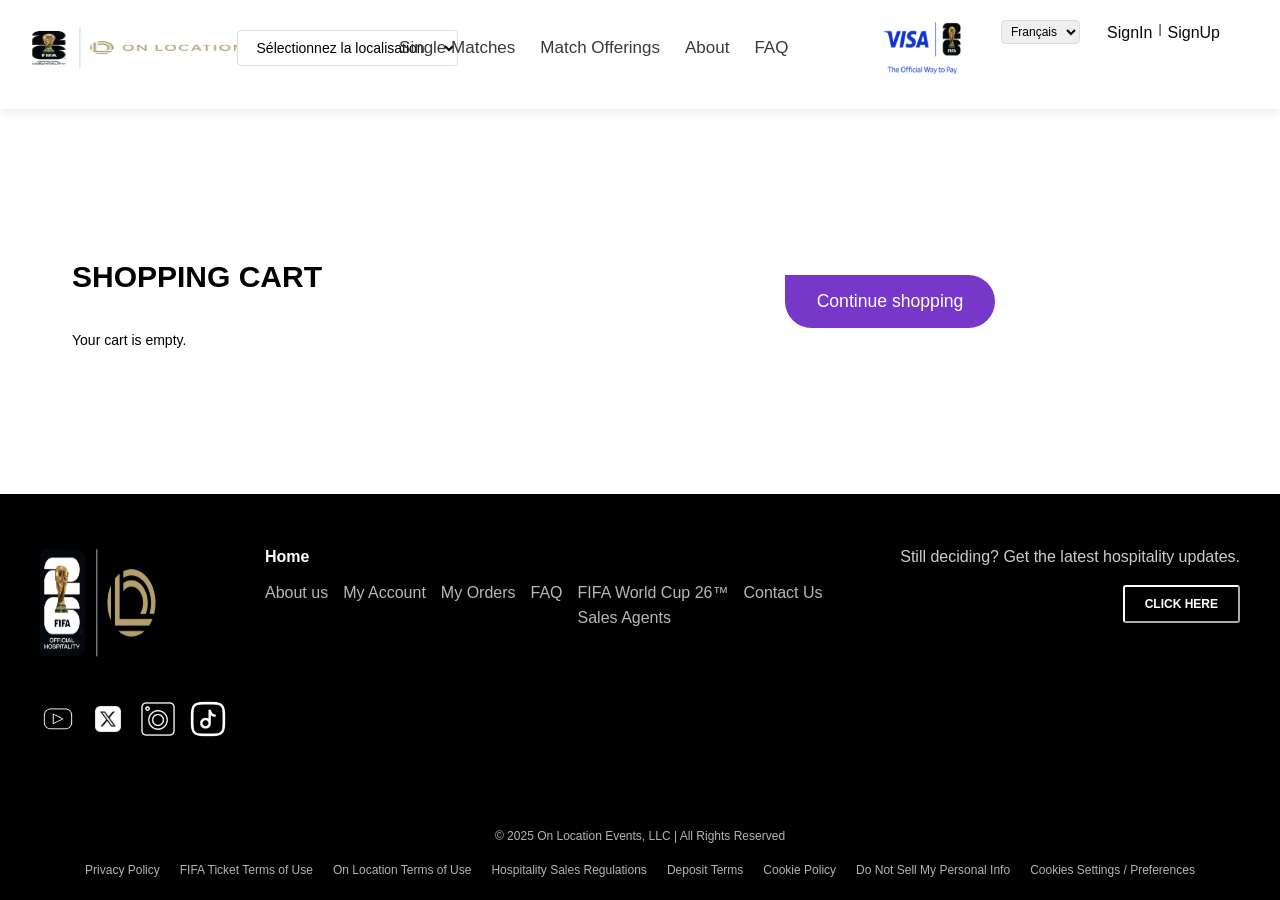
<file: shoppingplace/shopping.html>
<!DOCTYPE html>
<html lang="fr">
<head>
    <meta charset="UTF-8">
    <meta name="viewport" content="width=device-width, initial-scale=1.0">
    <title>Mon Site Web</title>
    <link rel="stylesheet" href="shopping.css">
</head>
<body>
     <header>
        <div class="header-top">
            <div class="logos">
                <img src="../fifa_hospitality/Icones_site2/hospitality_logo.png" style="height: 40px; width: 220px;">
            </div>
            <div class="location-selector">
                <select>
                    <option>Sélectionnez la localisation</option>
                    <option>Paris</option>
                    <option>Lyon</option>
                    <option>Marseille</option>
                </select>
            </div>
            <nav class="main-nav">
                <a href="../singles_matches/singles.html">Single Matches</a>
                <a href="../fifa_hospitality/hospitality.html">Match Offerings</a>
                <a href="../fifa_hospitality/hospitality.html#section-5-container">About</a>
                <a href="../fifa_hospitality/hospitality.html#section-6-container">FAQ</a>
            </nav>
            <div class="user-section">
                <img src="../fifa_hospitality/Icones_site2/left_image.png" style="height: 65px; width: 90px;">
            </div>
        </div>
        <div class="header-bottom">
            <div class="language-selector">
                <select>
                    <option>Français</option>
                    <option>English</option>
                    <option>Español</option>
                </select>
            </div>
            <div class="auth-links">
                <a href="../signin.html" class="signin">SignIn</a>
                <span class="separator">|</span>
                <a href="../signup.html" class="signup">SignUp</a>
            </div>
        </div>
    </header>

    <main>
        <div class="content-left">
            <h1 class="title">SHOPPING CART</h1>
            <p class="subtitle">Your cart is empty.</p>
        </div>
        <div class="content-right">
            <button class="custom-button">Continue shopping</button>
        </div>
    </main>

    <footer>
    <div class="footer-container">
        <div class="footer-top">
            <!-- Partie gauche : Logo + Réseaux sociaux -->
            <div class="footer-left">
                <div class="footer-logo">
                    <img src="../fifa_hospitality/Icones_site2/footer_logo.png" style="height: 120px; width: 120px;">
                </div>
                <div class="social-icons">
                    <a href="#">
                        <img src="../fifa_hospitality/Icones_site2/play_14141852.png" style="height: 40px; width: 40px; filter: brightness(0) invert(1);"></img>
                    </a>
                    <a href="#">
                        <img src="../fifa_hospitality/Icones_site2/X-removebg-preview.png" style="height: 40px; width: 40px; filter: brightness(0) invert(1);"></img>
                    </a>
                    <a href="#">
                        <!--<img src="Icones_site2/camera_13188517.png" style="height: 20px; width: 20px; style: "color: white"></img>-->
                        <img src="../fifa_hospitality/Icones_site2/camera_13188517.png" style="height: 40px; width: 40px; filter: brightness(0) invert(1);">
                    </a>
                    <a href="#">
                        <img src="../fifa_hospitality/Icones_site2/musical-note_17848725.png" style="height: 40px; width: 40px; filter: brightness(0) invert(1);"></img>
                    </a>
                </div>
            </div>

            <!-- Partie centre : Navigation HORIZONTALE -->
            <nav class="footer-nav">
                <a href="../index.html" class="nav-main">Home</a>
                <div class="nav-links">
                    <a href="#">About us</a>
                    <a href="#">My Account</a>
                    <a href="#">My Orders</a>
                    <a href="section-6-container">FAQ</a>
                    <a href="#">FIFA World Cup 26™<br>Sales Agents</a>
                    <a href="#">Contact Us</a>
                </div>
            </nav>

            <!-- Partie droite : Phrase + Bouton -->
            <div class="footer-right">
                <p class="footer-text">Still deciding? Get the latest hospitality updates.</p>
                <button class="footer-btn">CLICK HERE</button>
            </div>
        </div>

        <div class="footer-bottom">
            <div class="copyright">
                <p>&copy; 2025 On Location Events, LLC | All Rights Reserved</p>
            </div>
            <nav class="footer-links">
                <a href="#">Privacy Policy</a>
                <a href="#">FIFA Ticket Terms of Use</a>
                <a href="#">On Location Terms of Use</a>
                <a href="#">Hospitality Sales Regulations</a>
                <a href="#">Deposit Terms</a>
                <a href="#">Cookie Policy</a>
                <a href="#">Do Not Sell My Personal Info</a>
                <a href="#">Cookies Settings / Preferences</a>
            </nav>
        </div>
    </div>
</footer>
</body>
</html>
</file>
<file: signin.css>
* {
            margin: 0;
            padding: 0;
            box-sizing: border-box;
            font-family: 'Segoe UI', Tahoma, Geneva, Verdana, sans-serif;
        }

        body {
            display: flex;
            min-height: 100vh;
        }

        .background-section {
            width: 60%;
            background-image: url(assets/images/LoginInBgC.png);
            background-size: cover;
            background-position: center;
        }

        .form-section {
            width: 30%;
            min-width: 400px;
            background-color: white;
            display: flex;
            flex-direction: column;
            justify-content: center;
            padding: 40px;
        }

        h2 {
            color: #03122B;
            margin-bottom: 45px;
            font-size: 40px;
            font-weight: 600;
        }

        .form-group {
            margin-bottom: 50px;
        }

        label {
            display: block;
            margin-bottom: 8px;
            font-weight: 500;
            color: #000000;
            font-size: 0.9rem;
        }

        input[type="email"],
        input[type="password"] {
            width: 100%;
            padding: 12px 15px;
            border: 1px solid #000000;
            border-radius: 5px;
            font-size: 16px;
            transition: border-color 0.3s;
        }

        input[type="email"]:focus,
        input[type="password"]:focus {
            border-color: #0A71B4;
            outline: none;
            box-shadow: 0 0 0 2px rgba(74, 144, 226, 0.2);
        }

        .btn {
            display: inline-block;
            padding: 10px 20px;
            background-color: #0A71B4;
            color: white;
            border: none;
            border-radius: 30px;
            font-size: 16px;
            font-weight: 600;
            cursor: pointer;
            transition: background-color 0.3s;
            margin-top: 10px;
        }

        .btn:hover {
            background-color: #2964ae;
        }

        .forgot-password {
            text-align: left;
            margin-top: 15px;
        }

        .forgot-password a {
            color: #4a90e2;
            text-decoration: none;
            font-size: 16px;
            cursor: pointer;
        }

        .forgot-password a:hover {
            text-decoration: none;
        }

        .signup-section {
            text-align: left;
            margin-top: 40px;
            padding-top: 20px;
        }

        .signup-section p {
            margin-bottom: 15px;
            color: #666;
            font-size: 16px;
        }

        .btn-signup {
            display: inline-block;
            padding: 10px 20px;
            background-color: transparent;
            color: #000000;
            border: 1px solid #000000;
            border-radius: 30px;
            font-size: 11px;
            font-weight: 600;
            text-decoration: none;
            transition: all 0.3s;
        }

        .footer {
            display: flex;
            justify-content: flex-start;
            margin-top: 30px;
            padding-top: 20px;
        }

        .footer a {
            color: #000000;
            text-decoration: none;
            font-size: 14px;
        }

        .footer a:hover {
            text-decoration: none;
        }

        .separator {
            margin: 0 25px;
            color: #000000;
        }

        /* Styles pour la boîte de dialogue */        
        .forgot-password {
            text-align: left;
            margin-top: 15px;
        }

        .forgot-link {
            color: #4a90e2;
            text-decoration: none;
            font-size: 14px;
            cursor: pointer;
        }

        .forgot-link:hover {
            text-decoration: none;
        }

        /* Votre CSS pour la boîte de dialogue */
        .dialog-overlay {
            position: fixed;
            top: 0;
            left: 0;
            width: 100%;
            height: 100%;
            background-color: rgba(0, 0, 0, 0.5);
            display: none;
            justify-content: center;
            align-items: center;
            z-index: 1000;
        }

        .dialog {
            background-color: white;
            border-radius: 10px;
            width: 90%;
            max-width: 800px;
            padding: 30px;
            box-shadow: 0 5px 20px rgba(0, 0, 0, 0.2);
        }

        .dialog h2 {
            margin-bottom: 20px;
            color: #000000;
            text-align: left;
        }

        .dialog p {
            margin-bottom: 20px;
            color: #000000;
            text-align: left;
            font-size: 16px;
            font-weight: 500;
        }

        .dialog-buttons {
            display: flex;
            justify-content: space-between;
            margin-top: 20px;
        }

        .btn-cancel {
            color: black;
            border: 1px solid #000000;
            padding: 10px 20px;
            border-radius: 30px;
            cursor: pointer;
            font-weight: 500;
            transition: background-color 0.3s;
        }

        .btn-send {
            background-color: #4a90e2;
            color: white;
            border: none;
            padding: 10px 20px;
            border-radius: 30px;
            cursor: pointer;
            font-weight: 500;
            transition: background-color 0.3s;
        }

        .btn-send:hover {
            background-color: #3a7bc8;
        }

        #dialog-toggle {
            display: none;
        }

        #dialog-toggle:checked ~ .dialog-overlay {
            display: flex;
        }

        /* Responsive */
        @media (max-width: 900px) {
            body {
                flex-direction: column;
            }
            
            .background-section {
                width: 100%;
                height: 40vh;
            }
            
            .form-section {
                width: 100%;
                min-width: auto;
            }
        }
</file>
<file: signup.css>
* {
            margin: 0;
            padding: 0;
            box-sizing: border-box;
            font-family: 'Segoe UI', Tahoma, Geneva, Verdana, sans-serif;
        }

        body {
            display: flex;
            height: 100vh;
            overflow: hidden;
        }

        /* Section image */
        .image-section {
            width: 60%;
            background: url(assets/images/LoginInBgC.png);
            background-size: cover;
            background-position: center;
            display: flex;
            align-items: center;
            justify-content: center;
            color: white;
            position: relative;
        }

        /* Section formulaire */
        .form-section {
            width: 40%;
            padding: 2rem;
            overflow-y: auto;
            background-color: #f8f9fa;
        }

        /* Header */
        .form-header {
            display: flex;
            justify-content: space-between;
            align-items: center;
            margin-bottom: 2rem;
        }

        .steps {
            display: flex;
        }

        .step-dot {
            width: 10px;
            height: 10px;
            border-radius: 50%;
            background-color: #ddd;
            margin-right: 5px;
        }

        .step-dot.active {
            background-color: #0056b3;
        }

        .account-link {
            font-size: 0.9rem;
            color: #6c757d;
        }

        .account-link a {
            color: #0056b3;
            text-decoration: none;
            font-weight: 500;
        }

        /* Contenu principal */
        .form-content {
            max-width: 400px;
            margin: 0 auto;
        }

        .form-title {
            font-size: 2rem;
            margin-bottom: 0.5rem;
            color: #212529;
        }

        .step-indicator {
            font-size: 0.9rem;
            color: #6c757d;
            margin-bottom: 1rem;
        }

        .section-title {
            font-size: 1.2rem;
            margin-bottom: 1.5rem;
            color: #212529;
        }

        /* Formulaires */
        .form-step {
            display: none;
        }

        #step1:target,
        #step2:target {
            display: block;
        }

        /* Cacher step2 par défaut */
        #step1 {
            display: block;
        }

        .form-group {
            margin-bottom: 1.5rem;
        }

        label {
            display: block;
            margin-bottom: 0.5rem;
            font-weight: 500;
            color: #495057;
        }

        input, select {
            width: 100%;
            padding: 0.75rem;
            border: 1px solid #ced4da;
            border-radius: 4px;
            font-size: 1rem;
            transition: border-color 0.15s ease-in-out;
        }

        input:focus, select:focus {
            outline: none;
            border-color: #0056b3;
            box-shadow: 0 0 0 0.2rem rgba(0, 86, 179, 0.25);
        }

        .hint {
            font-size: 0.8rem;
            color: #6c757d;
            margin-top: 0.25rem;
        }

        .date-group {
            display: flex;
            gap: 10px;
        }

        .date-group select {
            flex: 1;
        }

        /* Checkboxes */
        .checkbox-group {
            margin: 1.5rem 0;
        }

        .checkbox-item {
            display: flex;
            align-items: flex-start;
            margin-bottom: 1rem;
        }

        .checkbox-item input {
            width: auto;
            margin-right: 10px;
            margin-top: 0.25rem;
        }

        .checkbox-item label {
            margin-bottom: 0;
            font-weight: normal;
        }

        /* Boutons */
        .btn {
            display: inline-block;
            padding: 10px 20px;
            background-color: #0A71B4;
            color: white;
            border: none;
            border-radius: 30px;
            font-size: 16px;
            font-weight: 400;
            cursor: pointer;
            transition: background-color 0.15s ease-in-out;
            text-decoration: none;
            text-align: left;
        }

        .btn:hover {
            background-color: #004494;
        }

        .btn:disabled {
            background-color: #6c757d;
            cursor: not-allowed;
        }

        /* Liens en bas */
        .form-footer {
            margin-top: 2rem;
            text-align: left;
            font-size: 0.9rem;
            color: #6c757d;
        }

        .form-footer a {
            color: #000000;
            text-decoration: none;
        }

        .separator {
            margin: 0 0.5rem;
        }

        /* Style pour le bouton CREATE ACCOUNT 
        #create-account-btn {
            background-color: #6c757d;
        }

        Quand une checkbox est cochée, activer le bouton 
        #terms:checked ~ #create-account-btn,
        #privacy:checked ~ #create-account-btn,
        #newsletter:checked ~ #create-account-btn {
            background-color: #0056b3;
        }*/

        /* Responsive */
        @media (max-width: 768px) {
            body {
                flex-direction: column;
            }
            
            .image-section, .form-section {
                width: 100%;
            }
            
            .image-section {
                height: 30vh;
            }
            
            .form-section {
                height: 70vh;
            }
        }
</file>
<file: signup2.css>
* {
            margin: 0;
            padding: 0;
            box-sizing: border-box;
            font-family: 'Segoe UI', Tahoma, Geneva, Verdana, sans-serif;
        }

        body {
            display: flex;
            height: 100vh;
            overflow: hidden;
        }

        /* Section image */
        .image-section {
            width: 60%;
            background: url(assets/images/LoginInBgC.png);
            background-size: cover;
            background-position: center;
            display: flex;
            align-items: center;
            justify-content: center;
            color: white;
            position: relative;
        }

        .image-content {
            text-align: center;
            padding: 2rem;
        }

        .image-content h1 {
            font-size: 3rem;
            margin-bottom: 1rem;
        }

        .image-content p {
            font-size: 1.2rem;
            max-width: 500px;
        }

        /* Section formulaire */
        .form-section {
            width: 40%;
            padding: 2rem;
            overflow-y: auto;
            background-color: #f8f9fa;
        }

        /* Header */
        .form-header {
            display: flex;
            justify-content: space-between;
            align-items: center;
            margin-bottom: 2rem;
        }

        .steps {
            display: flex;
        }

        .step-dot {
            width: 10px;
            height: 10px;
            border-radius: 50%;
            background-color: #ddd;
            margin-right: 5px;
        }

        .step-dot.active {
            background-color: #0056b3;
        }

        .account-link {
            font-size: 0.9rem;
            color: #6c757d;
        }

        .account-link a {
            color: #0056b3;
            text-decoration: none;
            font-weight: 500;
        }

        /* Contenu principal */
        .form-content {
            max-width: 400px;
            margin: 0 auto;
        }

        .form-title {
            font-size: 2rem;
            margin-bottom: 0.5rem;
            color: #212529;
        }

        .step-indicator {
            font-size: 0.9rem;
            color: #6c757d;
            margin-bottom: 1rem;
        }

        .section-title {
            font-size: 1.2rem;
            margin-bottom: 1.5rem;
            color: #212529;
        }

        .form-group {
            margin-bottom: 1.5rem;
        }

        label {
            display: block;
            margin-bottom: 0.5rem;
            font-weight: 500;
            color: #495057;
        }

        input {
            width: 100%;
            padding: 0.75rem;
            border: 1px solid #ced4da;
            border-radius: 4px;
            font-size: 1rem;
            transition: border-color 0.15s ease-in-out;
        }

        input:focus {
            outline: none;
            border-color: #0056b3;
            box-shadow: 0 0 0 0.2rem rgba(0, 86, 179, 0.25);
        }

        h3 {
            font-size: 1.1rem;
            margin-bottom: 0.5rem;
            color: #212529;
        }

        p {
            margin-bottom: 1rem;
            color: #6c757d;
            line-height: 1.5;
        }

        /* Checkboxes */
        .checkbox-group {
            margin: 1.5rem 0;
        }

        .checkbox-item {
            display: flex;
            align-items: flex-start;
            margin-bottom: 1rem;
        }

        .checkbox-item input {
            width: auto;
            margin-right: 10px;
            margin-top: 0.25rem;
        }

        .checkbox-item label {
            margin-bottom: 0;
            font-weight: normal;
            color: #495057;
        }

        /* Boutons */
        .btn {
            display: block;
            width: 100%;
            padding: 0.75rem;
            background-color: #0056b3;
            color: white;
            border: none;
            border-radius: 4px;
            font-size: 1rem;
            font-weight: 500;
            cursor: pointer;
            transition: background-color 0.15s ease-in-out;
        }

        .btn:hover {
            background-color: #004494;
        }

        .btn:disabled {
            background-color: #6c757d;
            cursor: not-allowed;
        }

        /* Liens en bas */
        .form-footer {
            margin-top: 2rem;
            text-align: left;
            font-size: 0.9rem;
            color: #6c757d;
        }

        .form-footer a {
            color: #000000;
            text-decoration: none;
        }

        .separator {
            margin: 0 0.5rem;
        }

        /* Lien de retour */
        .back-link {
            text-align: left;
            margin-top: 1rem;
        }

        .back-link a {
            color: #000000;
            text-decoration: none;
            font-size: 0.9rem;
        }

        /* Responsive */
        @media (max-width: 768px) {
            body {
                flex-direction: column;
            }
            
            .image-section, .form-section {
                width: 100%;
            }
            
            .image-section {
                height: 30vh;
            }
            
            .form-section {
                height: 70vh;
            }
        }
</file>
<file: succes.css>
* {
            margin: 0;
            padding: 0;
            box-sizing: border-box;
            font-family: 'Segoe UI', Tahoma, Geneva, Verdana, sans-serif;
        }

        body {
            display: flex;
            height: 100vh;
            overflow: hidden;
            background-color: #f8f9fa;
        }

        /* Section formulaire */
        .form-section {
            width: 100%;
            padding: 2rem;
            display: flex;
            align-items: center;
            justify-content: center;
            background-color: #ffffff;
        }

        .form-content {
            max-width: 400px;
            width: 100%;
            text-align: center;
        }

        .success-icon {
            font-size: 4rem;
            color: #28a745;
            margin-bottom: 1.5rem;
        }

        .form-title {
            font-size: 2rem;
            margin-bottom: 0.5rem;
            color: #212529;
        }

        .success-message {
            font-size: 1.1rem;
            color: #6c757d;
            margin-bottom: 2rem;
            line-height: 1.5;
        }

        .code-instructions {
            font-size: 0.9rem;
            color: #6c757d;
            margin-bottom: 1.5rem;
        }

        .form-group {
            margin-bottom: 2rem;
        }

        label {
            display: block;
            margin-bottom: 0.5rem;
            font-weight: 500;
            color: #495057;
            text-align: left;
        }

        input {
            width: 100%;
            padding: 0.75rem;
            border: 1px solid #ced4da;
            border-radius: 4px;
            font-size: 1rem;
            transition: border-color 0.15s ease-in-out;
        }

        input:focus {
            outline: none;
            border-color: #0056b3;
            box-shadow: 0 0 0 0.2rem rgba(0, 86, 179, 0.25);
        }

        .btn {
            display: block;
            width: 100%;
            padding: 0.75rem;
            background-color: #0056b3;
            color: white;
            border: none;
            border-radius: 30px;
            font-size: 1rem;
            font-weight: 500;
            cursor: pointer;
            transition: background-color 0.15s ease-in-out;
            text-decoration: none;
        }

        .btn:hover {
            background-color: #004494;
        }

        .resend-link {
            margin-top: 1.5rem;
            font-size: 0.9rem;
            color: #6c757d;
        }

        .resend-link a {
            color: #0056b3;
            text-decoration: none;
        }

        /* Responsive */
        @media (max-width: 768px) {
            body {
                flex-direction: column;
            }
            
            .image-section, .form-section {
                width: 100%;
            }
            
            .image-section {
                height: 30vh;
            }
            
            .form-section {
                height: 70vh;
            }
        }
</file>
<file: fifa_hospitality/hospitality.css>
* {
            margin: 0;
            padding: 0;
            box-sizing: border-box;
        }

        body {
            font-family: 'Segoe UI', Tahoma, Geneva, Verdana, sans-serif;
            line-height: 1.6;
            color: #333;
            background-color: #f9f9f9;
        }

        /* Header */
        header {
            background-color: #FFFFFF;
            color: #3F4245;
            padding: 15px 30px;
            box-shadow: 0 2px 10px rgba(0,0,0,0.1);
        }

        .header-top {
            display: flex;
            justify-content: space-between;
            align-items: center;
            margin-bottom: 8px;
            gap: 20px;
        }

        .logos {
            /*display: flex;
            gap: 15px;*/
            flex-shrink: 0;
        }

        .logos img {
            height: 40px;
            width: auto;
        }

        .location-selector {
            flex-shrink: 0;
            margin-left: 0;
        }

        .location-selector select {
            padding: 8px 15px;
            border: 1px solid #ddd;
            border-radius: 4px;
            background-color: white;
            font-size: 14px;
            margin-left: -330px;
        }

        .main-nav {
            display: flex;
            justify-content: flex-start;
            gap: 25px;
            margin-left: -280px;
        }

        .main-nav a {
            text-decoration: none;
            color: #373A3E;
            font-size: 17px;
            transition: color 0.3s;
        }

        .main-nav a[href="#Schedule"] {
            border: 1px solid #595c61;
            padding: 5px 10px;
            border-radius: 4px;
            display: inline-flex;
            align-items: center;
            gap: 8px;
        }

        .main-nav a[href="#Schedule"] i {
            font-size: 14px;
        }

        .user-section {
            display: flex;
            align-items: center;
            flex-shrink: 0;
            margin-right: 280px;
        }

        .user-section img {
            height: 160px;
            width: 160px;
            border-radius: 0;
            background-color: #4cc9f0;
        }

        .separator {
            margin: 0 5px;
            color: #05090E;
        }

        .header-bottom {
            display: flex;
            justify-content: space-between;
            align-items: center;
            font-size: 12px;
            padding-top: 5px;
            border-top: 1px solid rgba(255,255,255,0.1);
        }

        .language-selector {
            position: absolute;
            top: 20px;
            right: 200px;
        }

        .language-selector select {
            padding: 3px 5px;
            border: 1px solid #ddd;
            border-radius: 4px;
            font-size: 12px;
        }

        .auth-links {
            display: flex;
            gap: 1px;
            position: absolute;
            top: 20px;
            right: 60px;
        }

        .auth-links a {
            text-decoration: none;
            color: #05090E;
            font-size: 16px;
        }

      /* Section 1 */
    .section-1 {
        padding: 60px 30px;
        color: white;
        position: relative;
        min-height: 100vh;
    }

    .section-1::before {
        content: '';
        position: absolute;
        top: 0;
        left: 0;
        width: 100%;
        height: 100%;
        background: #121049;
        z-index: -1;
        border-radius: 0px 0px 0px 190px;
    }

    .section-1 .content {
        display: flex;
        flex-direction: column;
        justify-content: center;
        align-items: center;
        max-width: 900px;
        margin: 0 auto;
        text-align: center;
    }

    .section-1 .text-content {
        width: 100%;
    }

    /* Compte à rebours */
    .countdown-container {
        margin-bottom: 30px;
    }

    .countdown-timer {
        display: flex;
        justify-content: center;
        gap: 30px;
        flex-wrap: wrap;
    }

    .countdown-block {
        text-align: center;
        min-width: 80px;
    }

    .countdown-number {
        display: block;
        font-size: 48px;
        font-weight: 700;
        background: rgba(255, 255, 255, 0.15);
        padding: 15px 10px;
        border-radius: 12px;
        backdrop-filter: blur(5px);
        font-family: monospace;
        letter-spacing: 2px;
    }

    .countdown-label {
        display: block;
        font-size: 12px;
        text-transform: uppercase;
        margin-top: 8px;
        opacity: 0.8;
        letter-spacing: 1px;
    }

    .section-1 h4 {
        font-size: 30px;
        margin-bottom: 5px;
        color: #ffffff;
        font-weight: 500;
    }

    .section-1 h1 {
        font-size: 55px;
        margin-bottom: 20px;
        color: #ffffff;
    }

    .section-1 p {
        margin-bottom: 30px;
        font-size: 17px;
        opacity: 0.9;
        max-width: 700px;
        margin-left: auto;
        margin-right: auto;
    }

   .buttons {
    display: flex;
    gap: 20px;
    justify-content: center;
    margin-bottom: 30px;
    }

    .btn-primary {
        background-color: #0598B8;
        color: black;
        border: none;
        padding: 15px 30px;
        border-radius: 0 30px 30px 30px;
        cursor: pointer;
        font-size: 16px;
        font-weight: 600;
        transition: all 0.3s;
        box-shadow: 0 4px 15px rgba(108, 115, 117, 0.3);
    }

    .btn-primary:hover {
        background-color: #D0CFDA;
        transform: none;
        box-shadow: none;
    }

    .btn-secondary {
        background-color: transparent;
        color: white;
        border: 0.5px solid #037B89;
        padding: 290px 60px;
        border-radius: 0 30px 30px 30px;
        cursor: pointer;
        font-size: 16px;
        font-weight: 600;
        transition: all 0.3s;
    }

    .btn-secondary:hover {
        background-color: #D0CFDA;
        transform: none;
    }

    /* Images */
.corner-image {
    position: absolute;
    z-index: 10;
}

/* Image supérieure gauche - COLLÉE À LA NAVBAR */
.top-left-1 {
    top: 0px;
    left: 80px;
    width: 180px;
    height: auto;
}

/* Image supérieure droite - COLLÉE À LA NAVBAR */
.top-right-1 {
    top: 0;
    right: 80px;
    width: 215px;
    height: auto;
}

/* Deuxième ligne - image gauche */
.top-left-2 {
    top: 250px;
    left: 210px;
    width: 190px;
    height: auto;
}

/* Deuxième ligne - image droite */
.top-right-2 {
    top: 180px;
    right: 190px;
    width: 170px;
    height: auto;
}

/* Version responsive */
@media (max-width: 768px) {
    .top-left, .top-right {
        width: 60px;
    }
    
    .top-left-2, .top-right-2 {
        width: 40px;
        top: 70px;
    }
}

    @media (max-width: 480px) {
        .corner-image {
            width: 35px;
        }
    }
    @media (max-width: 480px) {
        .corner-image {
            width: 35px;
            top: 5px;
        }
        
        .corner-left {
            left: 5px;
        }
        
        .corner-right {
            right: 5px;
        }
    }

    /* Responsive compte à rebours */
    @media (max-width: 600px) {
        .countdown-timer {
            gap: 15px;
        }
        
        .countdown-block {
            min-width: 60px;
        }
        
        .countdown-number {
            font-size: 28px;
            padding: 10px 5px;
        }
        
        .countdown-label {
            font-size: 10px;
        }
    }

       /* Carrousel Villes */
    .cities-carousel-container {
        display: flex;
        flex-direction: column;
        gap: 15px;
        margin-top: 60px;
        position: relative;
        width: 100%;
        max-width: 1300px;  /* Changé de 1000px à 100% */
        padding: 0 90px;  /* Ajout d'un petit padding pour les bords */
    }

    /* Conteneur des flèches au-dessus à droite */
    .carousel-nav-container {
        display: flex;
        gap: 4px;
        justify-content: flex-end;
        margin-bottom: 5px;
        max-width: 1400px;
        margin-left: auto;
        margin-right: auto;
        width: 100%;
    }

    .cities-carousel-wrapper {
        overflow: hidden;
        width: 100%;
        position: relative;
    }

    .cities-carousel {
        display: flex;
        gap: 20px;
        transition: transform 0.4s ease-in-out;
        cursor: grab;
    }

    .cities-carousel:active {
        cursor: grabbing;
    }

    .city-item {
        flex-shrink: 0;
        padding: 24px 24px;  /* Augmenté : 10px -> 12px vertical, 20px -> 24px horizontal */
        border-radius: 20px;
        font-size: 14px;
        font-weight: 600;
        letter-spacing: 1px;
        white-space: nowrap;
        transition: all 0.3s ease;
        cursor: pointer;
        border: none;
        text-align: center;
    }

    .city-item:hover {
        transform: scale(1.05);
        filter: brightness(0.95);
        box-shadow: 0 4px 12px rgba(0, 0, 0, 0.2);
    }

    /* Pour que le carrousel prenne toute la largeur */
    .cities-carousel-wrapper {
        width: 100%;
        max-width: 100%;
    }

    .cities-carousel {
        width: 100%;
    }

    /* Boutons de navigation */
    .carousel-nav {
        background: rgba(255, 255, 255, 0.2);
        border: none;
        color: white;
        font-size: 20px;
        font-weight: bold;
        width: 40px;  /* Légèrement plus grand */
        height: 40px;
        border-radius: 50%;
        cursor: pointer;
        transition: all 0.3s ease;
        display: flex;
        align-items: center;
        justify-content: center;
    }

    .carousel-nav:hover {
        background: #0598B8;
        transform: scale(1.05);
    }

    /* Indicateurs (dots) */
    .carousel-dots {
        display: flex;
        justify-content: center;
        gap: 10px;
        margin-top: 20px;
    }

    .dot {
        width: 8px;
        height: 8px;
        background: rgba(255, 255, 255, 0.4);
        border-radius: 50%;
        transition: all 0.3s ease;
        cursor: pointer;
    }

    .dot.active {
        background: #0598B8;
        width: 25px;
        border-radius: 10px;
    }

    /* Responsive */
    @media (max-width: 768px) {
        .cities-carousel-container {
            gap: 10px;
            margin-top: 40px;
            padding: 0 15px;
        }
        
        .city-item {
            padding: 10px 20px;  /* Padding adapté au mobile */
            font-size: 12px;
            border-radius: 16px;
        }
        
        .carousel-nav {
            width: 36px;
            height: 36px;
            font-size: 16px;
        }
        
        .cities-carousel {
            gap: 12px;
        }
        
        .carousel-nav-container {
            gap: 8px;
        }
    }

    @media (max-width: 480px) {
        .cities-carousel-container {
            padding: 0 10px;
        }
        
        .city-item {
            padding: 8px 16px;  /* Padding adapté au mobile */
            font-size: 11px;
            border-radius: 14px;
        }
        
        .carousel-nav {
            width: 32px;
            height: 32px;
            font-size: 14px;
        }
    }

    /* Texte d'avertissement et contact */
    .warning-text-container {
        margin-top: 40px;
        text-align: center;
        max-width: 800px;
        margin-left: auto;
        margin-right: auto;
    }

    .warning-text {
        font-size: 14px;
        line-height: 1.6;
        margin-bottom: 15px;
        opacity: 0.9;
    }

    .contact-text {
        font-size: 14px;
        line-height: 1.6;
        margin-top: 10px;
    }

    .phone-number {
        font-weight: 700;
        color: #494a4b;
        letter-spacing: 1px;
    }

    .phone-number:hover {
        text-decoration: underline;
        cursor: pointer;
    }

    /* Responsive */
    @media (max-width: 768px) {
        .warning-text-container {
            margin-top: 30px;
            padding: 0 15px;
        }
        
        .warning-text, .contact-text {
            font-size: 12px;
        }
    }

    @media (max-width: 480px) {
        .warning-text, .contact-text {
            font-size: 11px;
        }
    }
        /*section-2*/

        .section-2 {
            padding: 80px 30px;
            background-color: white;
        }

        .section-2-container {
            display: flex;
            flex-direction: column; /* ⬅ Change seulement ça de row à column */
            gap: 50px;
            max-width: 1105px;
            margin: 0 auto;
        }

        /* GARDEZ tout le CSS de left-content inchangé */
        .section-2 .left-content {
            display: flex;
            flex-direction: column;
            gap: 20px;
        }

        .section-2 .left-content h2 {
            margin-bottom: 5px;
            font-size: 62px;
            color: #05090E;
            font-weight: 900;
        }

        .text-and-features {
            display: flex;
            gap: 30px;
            align-items: flex-start;
        }

        .text-content {
            flex: 1;
        }

        .text-content p {
            margin-bottom: 0;
            font-size: 17px;
            color: #484548;
            padding: 15px;
        }

        .section-2 .left-content p {
            margin-bottom: 30px;
            font-size: 17px;
            color: #685667;
        }

        .features {
            display: flex;
            align-items: center;
            flex-wrap: wrap;
            gap: 1px;
            position: absolute;
            right: 195px;
            top: 1400px;
        }

        .feature {
            display: flex;
            align-items: center;
            margin-right: 2px;
            padding: 1px 3px;
        }

        .feature:last-child {
            margin-right: 0;
        }

        .separator {
            margin: 0 1px;
        }

        .feature img {
            height: 20px;
            width: 20px;
        }

        /* MODIFIEZ seulement right-content pour le centrer */
        .section-2 .right-content {
            display: flex;
            gap: 25px;
            flex-wrap: nowrap;
            overflow-x: auto;
            padding-bottom: 15px;
            min-width: min-content;
            width: 100%;
            justify-content: center; /* ⬅ Centre horizontalement */
            margin: 0 auto; /* ⬅ Centre le conteneur */
        }

        .section-2 .box {
            border: 1px solid #eaeaea;
            border-radius: 30px;
            background-color: #0F174F;
            padding: 25px;
            flex: 0 0 350px;
            min-width: 300px;
            box-shadow: 0 5px 15px rgba(0,0,0,0.05);
            transition: transform 0.3s, box-shadow 0.3s;
            display: flex;
            flex-direction: column;
            height: auto;
            min-height: 450px;
        }

        /* Le reste reste inchangé */
        .section-2 .box:hover {
            transform: translateY(-5px);
            box-shadow: 0 10px 25px rgba(0,0,0,0.1);
        }

        .section-2 .box h3 {
            margin-bottom: 15px;
            font-size: 42px;
            color: white;
            font-weight: 900;
        }

        .section-2 .box p {
            margin-bottom: 3px;
            color: white;
            line-height: 1.5;
        }

        .section-2 .box ul {
            color: white;
            margin-bottom: 20px;
            padding-left: 20px;
            flex-grow: 1;
        }

        .section-2 .box li {
            margin-bottom: 8px;
            color: white;
            line-height: 1.4;
        }

        .price-section {
            margin-top: auto;
            padding-top: 20px;
            border-top: 1px solid #eaeaea;
            display: flex;
            justify-content:space-between;
            align-items: center;
            gap: 15px;
        }

        .price-section {
            flex: 1;
        }

        .price {
            font-size: 24px;
            font-weight: bold;
            margin: 10px 0;
            color: #4cc9f0;
            line-height: 1.3;
        }

        .currency {
            font-size: 14px;
            font-weight: normal;
            color: white;
            display: block;
            margin-top: 5px;
        }

        .btn-outline {
            background-color: transparent;
            color: white;
            border: 2px solid #4cc9f0;
            padding: 12px 24px;
            border-radius: 0 30px 30px 30px;
            cursor: pointer;
            font-weight: 600;
            margin-top: 15px;
            transition: all 0.3s;
            width: auto;
            flex-shrink: 0;
            white-space: nowrap;
        }

        /* Section Multi-Match Series */
    .multi-match-section {
        padding: 60px 30px;
        background: transparent;
    }

    .multi-match-container {
        max-width: 1400px;
        margin: 0 auto;
        display: flex;
        align-items: center;
        gap: 50px;
        flex-wrap: wrap;
        border-radius: 30px;
        padding: 110px 60px;
        position: relative;
        overflow: hidden;
        background: rgba(0, 0, 0, 0.9);
    }

    /* Image en arrière-plan de la carte */
    .multi-match-container::before {
        content: '';
        position: absolute;
        top: 0;
        left: 0;
        width: 100%;
        height: 100%;
        background-image: url('Icones_site2/multi-match-image.png');
        background-size: cover;
        background-position: center;
        background-repeat: no-repeat;
        opacity: 0.3;
        z-index: 0;
        border-radius: 30px;
    }

    /* Contenu de la carte (par-dessus l'image) */
    .multi-match-text {
        flex: 1;
        min-width: 280px;
        position: relative;
        z-index: 1;
    }

    .card-subtitle {
        font-size: 14px;
        color: #0598B8;
        text-transform: uppercase;
        letter-spacing: 2px;
        margin-bottom: 10px;
    }

    .card-title {
        font-size: 32px;
        font-weight: 700;
        letter-spacing: 1px;
        margin-bottom: 20px;
        color: white;
    }

    .card-description {
        font-size: 16px;
        line-height: 1.5;
        margin-bottom: 15px;
        color: #ddd;
    }

    .card-note {
        font-size: 13px;
        color: #999;
        margin-bottom: 25px;
    }

    .buy-now-btn {
            background-color: transparent;
            color: white;
            border: 2px solid #e1e4e6;
            padding: 12px 24px;
            border-radius: 0 30px 30px 30px;
            cursor: pointer;
            font-weight: 600;
            margin-top: 15px;
            transition: all 0.3s;
            width: auto;
            flex-shrink: 0;
            white-space: nowrap;
        }

    /* Responsive */
    @media (max-width: 768px) {
        .multi-match-section {
            padding: 40px 20px;
        }
        
        .multi-match-container {
            flex-direction: column;
            text-align: center;
            padding: 30px;
            gap: 30px;
        }
        
        .card-title {
            font-size: 26px;
        }
        
        .card-description {
            font-size: 14px;
        }
    }

    @media (max-width: 480px) {
        .multi-match-container {
            padding: 20px;
        }
        
        .card-title {
            font-size: 22px;
        }
        
        .buy-now-btn {
            width: 100%;
            padding: 12px 20px;
        }
    }

        /* Section 3 */
        .section-3 {
    padding: 80px 105px;
    background: linear-gradient(135deg, #f5f7fa 0%, #e4e8f0 100%);
}

.section-3-container {
    max-width: 1200px;
    margin: 0 auto;
}

/* Titre et paragraphe à gauche */
.section-3 h2 {
    text-align: left;
    margin-bottom: 15px;
    font-size: 50px;
    font-weight:bold;
    color: #1a1a2e;
}

.section-3 .subtitle {
    text-align: left;
    margin-bottom: 50px;
    font-size: 15px;
    color: #666;
    max-width: 800px;
    margin-left: 0;
    margin-right: auto;
}

.boxes-container {
    display: flex;
    gap: 30px;
    margin-bottom: 50px;
}

.section-3 .box {
    flex: 1;
    display: flex;
    gap: 20px;
    background-color: white; 
    border-radius: 40px;
    padding: 55px;
    align-items: flex-start; 
}

/* Image à gauche */
.section-3 .box img {
    width: 210px;
    height: 315px;
    position: relative;
    flex-shrink: 0;
}

/* Texte à droite */
.section-3 .text-content {
    flex: 1;
}

.section-3 .text-content h3 {
    margin-bottom: 15px;
    font-size: 22px;
    color: #1a1a2e;
}

.section-3 .text-content p {
    color: #666;
    line-height: 1.5;
}

.bottom-section {
    text-align: center;
}

.btn-center {
    background-color: #FBFCFD;
    color: #34383D;
    border: 0.5px solid #34383D;
    padding: 15px 35px;
    border-radius: 0 30px 30px 30px;
    cursor: pointer;
    font-size: 16px;
    font-weight: 600;
    margin-bottom: 5px;
}


.small-text {
    font-size: 14px;
    color: #888;
    text-align: center;
}

        /* Section 4 */

        .section-4 {
    padding: 80px 30px;
    background-color: #000;
    border-radius: 190px 0 0 0;
    color: white;
}

.section-4-container {
    max-width: 1200px;
    margin: 0 auto;
    display: flex;
    gap: 60px; 
    align-items: flex-start;
}

/* Colonne de gauche (texte) */
.left-column {
    flex: 1;
}

.section-4 h2 {
    margin-bottom: 20px;
    font-size: 60px;
    color: white;
    font-weight: 900;
    line-height: 1.1;
}

.section-4 p {
    margin-bottom: 30px;
    font-size: 17px;
    color: #ccc;
    max-width: 100%;
}

.spacing {
    height: 40px;
}

.scrollable-text {
    height: 150px;
    overflow-y: auto;
    padding: 20px;
    margin-bottom: 40px;
    border-radius: 8px;
    border: 0px solid #333;
    
    /* Scrollbar ultra discrète */
    scrollbar-width: thin;
    scrollbar-color: rgba(76, 201, 240, 0.5) transparent;
}

.scrollable-text::-webkit-scrollbar {
    width: 40px;
}

.scrollable-text::-webkit-scrollbar-track {
    background: transparent;
}

.scrollable-text::-webkit-scrollbar-thumb {
    background: rgba(76, 201, 240, 0.5);
    border-radius: 2px;
}

.scrollable-text::-webkit-scrollbar-thumb:hover {
    background: rgba(76, 201, 240, 0.7);
}

.scrollable-text p {
    margin-bottom: 15px;
    color: #ccc;
    line-height: 1.5;
}

/* Style pour les images/placeholders */

.right-column {
    flex: 1;
    display: grid;
    grid-template-columns: 1fr 1fr;
    gap: 20px;
    align-content: center;
    justify-items: center;
    height: 100%;
    min-height: 915px;
}

.image-item {
    height: 200px;
    width: 100%;
    max-width: 280px;
    border-radius: 8px;
    box-shadow: 0 5px 15px rgba(0,0,0,0.3);
    display: flex;
    align-items: center;
    justify-content: center;
    color: white;
    font-size: 16px;
    font-weight: 600;
}

        /* Section 5 */
        .section-5 {
            padding: 80px 30px;
            background-color: #FFFFFF;
            color: white;
            position: relative;
        }

        .section-5-container {
            display: flex;
            gap: 50px;
            max-width: 1200px;
            margin: 0 auto;
            align-items: center;
        }

        .section-5 .left-image {
            flex: 1;
        }

        .section-5 .left-image img {
            width: 100%;
        }

        .section-5 .right-content {
            flex: 1;
        }

        .section-5 .right-content h2 {
            margin-bottom: 20px;
            font-size: 63px;
            font-weight: 900;
            line-height: 1.1;
            color: #000000;
        }

        .section-5 .right-content p {
            margin-bottom: 25px;
            font-size: 17px;
            opacity: 0.9;
            color: black;
        }

        .section-5 .right-content h3 {
            margin-bottom: 15px;
            font-size: 42px;
            font-weight: bold;
            color: #000000;
        }

        /* Section 6 - Accordéon questions */
        .section-6 {
            padding: 80px 30px;
            background-color: #FFFFFF;
        }

        .section-6-container {
            max-width: 1000px;
            margin: 0 auto;
        }

        .section-6 h2 {
            text-align: left;
            margin-bottom: 15px;
            font-size: 56px;
            color: #1a1a2e;
            margin-left: -90px;
            padding-left: 0;
            width: 100%;
        }

        .accordion {
            margin-bottom: 40px;
        }

        .accordion-item {
            border-bottom: 1px solid #eaeaea;
        }

        .accordion-input {
            display: none;
        }

        .accordion-header {
            display: flex;
            justify-content: space-between;
            align-items: center;
            padding: 20px 0;
            cursor: pointer;
        }

        .accordion-header span:first-child {
            font-size: 18px;
            font-weight: 600;
            color: #1a1a2e;
        }

        .toggle {
            font-size: 44px;
            color: red;
            transition: transform 0.3s;
        }

        .accordion-content {
            max-height: 0;
            overflow: hidden;
            transition: max-height 0.3s ease-out;
            padding: 0 0 0 0;
        }

        .accordion-content p {
            padding-bottom: 20px;
            color: #666;
            line-height: 1.7;
        }

        /* Cibler le contenu quand la case est cochée */
        .accordion-input:checked ~ .accordion-content {
            max-height: 500px;
        }

        .accordion-input:checked ~ .accordion-header .toggle {
            transform: rotate(45deg);
        }


        .center-button {
            text-align: center;
        }

        .btn-secondary {
            background-color: transparent;
            color: white;
            border: 1px solid #adaaaa;
            padding: 24px 28px;
            border-radius: 0 30px 30px 30px;
            cursor: pointer;
            font-weight: 100;
            margin-top: 15px;
            width: auto;
            display: inline-block;
            text-align: center;
        }

        /* Footer */
        footer {
    background-color: #000000;
    color: white;
    padding: 50px 30px 20px;
}

.footer-container {
    max-width: 1200px;
    margin: 0 auto;
}

.footer-top {
    display: flex;
    justify-content: space-between;
    align-items: flex-start;
    margin-bottom: 40px;
    padding-bottom: 30px;
    gap: 40px;
}

/* Partie gauche : Logo + Réseaux sociaux */
.footer-left {
    display: flex;
    flex-direction: column;
    gap: 20px;
    flex-shrink: 0;
}

.footer-logo {
    margin-bottom: 10px;
}

.social-icons {
    display: flex;
    gap: 15px;
}

.social-icons a {
    display: inline-block;
    width: 35px;
    height: 35px;
    display: flex;
    align-items: center;
    justify-content: center;
}

/* Partie centre : Navigation HORIZONTALE */
.footer-nav {
    display: flex;
    flex-direction: column; /* Colonne pour Home + autres liens */
    gap: 5px;
    flex: 1;
    justify-content: center;
}

.nav-main {
    font-weight: 600;
    color: white !important;
    margin-bottom: 5px;
}

.nav-links {
    display: flex;
    gap: 15px; 
    flex-wrap: wrap; 
}

.footer-nav a {
    text-decoration: none;
    color: rgb(184, 183, 183);
    transition: color 0.3s;
    font-size: 16px;
    white-space: nowrap;
}

/* Partie droite : Phrase + Bouton */
.footer-right {
    display: flex;
    flex-direction: column;
    align-items: flex-end;
    gap: 15px;
    flex-shrink: 0;
}

.footer-text {
    margin: 0;
    font-size: 16px;
    color: #ccc;
    text-align: right;
}

.footer-btn {
    color: white;
    background-color: #000000;
    border-color: white;
    padding: 10px 20px;
    border-radius: 3px;
    cursor: pointer;
    font-weight: 600;
    font-size: 12px;
}

/* Footer bottom */
.footer-bottom {
    display: flex;
    flex-direction: column;
    align-items: center;
    gap: 15px;
    padding-top: 20px;
}

.copyright {
    font-size: 12px;
    color: rgba(255,255,255,0.7);
    text-align: center;
}

.footer-links {
    display: flex;
    gap: 20px;
    flex-wrap: wrap;
    justify-content: center;
}

.footer-links a {
    text-decoration: none;
    color: rgba(255,255,255,0.7);
    font-size: 12px;
    transition: color 0.3s;
    white-space: nowrap;
}

        /* Responsive */
        @media (max-width: 992px) {
            .section-1 .content, 
            .section-2-container, 
            .section-5-container,
            .boxes-container {
                flex-direction: column;
            }
            
            .section-2 .right-content {
                flex-direction: column;
            }
            
            .footer-top, 
            .footer-middle {
                flex-direction: column;
                gap: 20px;
                text-align: center;
            }
            
            .footer-nav, 
            .footer-links {
                flex-wrap: wrap;
                justify-content: center;
            }
        }

        @media (max-width: 768px) {
            .header-top {
                flex-direction: column;
                gap: 15px;
            }
            
            .main-nav {
                flex-wrap: wrap;
                justify-content: center;
            }
            
            .features {
                flex-direction: column;
                align-items: flex-start;
            }
            
            .section-3 .box {
                flex-direction: column;
                text-align: center;
            }
        }
</file>
<file: shoppingplace/shopping.css>
* {
            margin: 0;
            padding: 0;
            box-sizing: border-box;
        }

        body {
            font-family: Arial, sans-serif;
            line-height: 1.6;
            min-height: 100vh;
            display: flex;
            flex-direction: column;
        }

        /* Header */
        header {
            top: 3px;
            color: #3F4245;
            padding: 15px 30px;
            box-shadow: 0 2px 10px rgba(0,0,0,0.1);
        }

        .header-top {
            display: flex;
            justify-content: space-between;
            align-items: center;
            margin-bottom: 8px;
        }

        .logos {
            display: flex;
            gap: 15px;
        }

        .logos img {
            height: 40px;
            width: auto;
        }

        .location-selector select {
            padding: 8px 15px;
            border: 1px solid #ddd;
            border-radius: 4px;
            background-color: white;
            font-size: 14px;
            margin-left: -105px;
        }

        .main-nav {
            display: flex;
            justify-content: center;
            gap: 25px;
            margin-left: -150px;
        }

        .main-nav a {
            text-decoration: none;
            color: #373A3E;
            font-size: 17px;
            transition: color 0.3s;
        }

        .user-section {
            display: flex;
            align-items: center;
            gap: 1px;
            margin-right: 280px;
        }

        .user-section img {
            height: 30px;
            width: 30px;
        }

        .separator {
            margin: 0 5px;
            color: #05090E;
        }

        .header-bottom {
            display: flex;
            justify-content: space-between;
            align-items: center;
            font-size: 12px;
            padding-top: 5px;
            border-top: 1px solid rgba(255,255,255,0.1);
        }

        .language-selector {
            position: absolute;
            top: 20px;
            right: 200px;
        }

        .language-selector select {
            padding: 3px 5px;
            border: 1px solid #ddd;
            border-radius: 4px;
            font-size: 12px;
        }

        .auth-links {
            display: flex;
            gap: 1px;
            position: absolute;
            top: 20px;
            right: 60px;
        }

        .auth-links a {
            text-decoration: none;
            color: #05090E;
            font-size: 16px;
        }

        /* Main Content */
        main {
            flex: 1;
            padding: 4rem 2rem;
            display: flex;
            justify-content: space-between;
            align-items: center;
            max-width: 1200px;
            margin: 0 auto;
            width: 100%;
        }

        .content-left {
            flex: 1;
            max-width: 500px;
        }

        .title {
            font-size: 30px;
            font-weight: 900;
            color: #000000;
            margin-bottom:30px;
        }

        .subtitle {
            font-size: 14px;
            color: #000000;
            line-height: 1.4;
        }

        .content-right {
            flex: 1;
            display: flex;
            justify-content: center;
            align-items: center;
        }

        .custom-button {
            background-color: #7738ca;
            color: white;
            border: none;
            padding: 1rem 2rem;
            font-size: 1.1rem;
            cursor: pointer;
            transition: background-color 0.3s;
            border-radius: 0 30px 30px 30px;
            min-width: 200px;
        }

        .custom-button:hover {
            background-color: #4A168C;
        }
        
        /*Footer*/
         footer {
    background-color: #000000;
    color: white;
    padding: 50px 30px 20px;
}

.footer-container {
    max-width: 1200px;
    margin: 0 auto;
}

.footer-top {
    display: flex;
    justify-content: space-between;
    align-items: flex-start;
    margin-bottom: 40px;
    padding-bottom: 30px;
    gap: 40px;
}

/* Partie gauche : Logo + Réseaux sociaux */
.footer-left {
    display: flex;
    flex-direction: column;
    gap: 20px;
    flex-shrink: 0;
}

.footer-logo {
    margin-bottom: 10px;
}

.social-icons {
    display: flex;
    gap: 15px;
}

.social-icons a {
    display: inline-block;
    width: 35px;
    height: 35px;
    display: flex;
    align-items: center;
    justify-content: center;
}

/* Partie centre : Navigation HORIZONTALE */
.footer-nav {
    display: flex;
    flex-direction: column; /* Colonne pour Home + autres liens */
    gap: 5px;
    flex: 1;
    justify-content: center;
}

.nav-main {
    font-weight: 600;
    color: white !important;
    margin-bottom: 5px;
}

.nav-links {
    display: flex;
    gap: 15px; 
    flex-wrap: wrap; 
}

.footer-nav a {
    text-decoration: none;
    color: rgb(184, 183, 183);
    transition: color 0.3s;
    font-size: 16px;
    white-space: nowrap;
}

/* Partie droite : Phrase + Bouton */
.footer-right {
    display: flex;
    flex-direction: column;
    align-items: flex-end;
    gap: 15px;
    flex-shrink: 0;
}

.footer-text {
    margin: 0;
    font-size: 16px;
    color: #ccc;
    text-align: right;
}

.footer-btn {
    color: white;
    background-color: #000000;
    border-color: white;
    padding: 10px 20px;
    border-radius: 3px;
    cursor: pointer;
    font-weight: 600;
    font-size: 12px;
}

/* Footer bottom */
.footer-bottom {
    display: flex;
    flex-direction: column;
    align-items: center;
    gap: 15px;
    padding-top: 20px;
}

.copyright {
    font-size: 12px;
    color: rgba(255,255,255,0.7);
    text-align: center;
}

.footer-links {
    display: flex;
    gap: 20px;
    flex-wrap: wrap;
    justify-content: center;
}

.footer-links a {
    text-decoration: none;
    color: rgba(255,255,255,0.7);
    font-size: 12px;
    transition: color 0.3s;
    white-space: nowrap;
}

        /* Responsive */
        @media (max-width: 768px) {
            main {
                flex-direction: column;
                text-align: center;
                gap: 3rem;
            }

            header {
                flex-direction: column;
                gap: 1rem;
            }

            nav ul {
                gap: 1rem;
            }
        }
</file>
